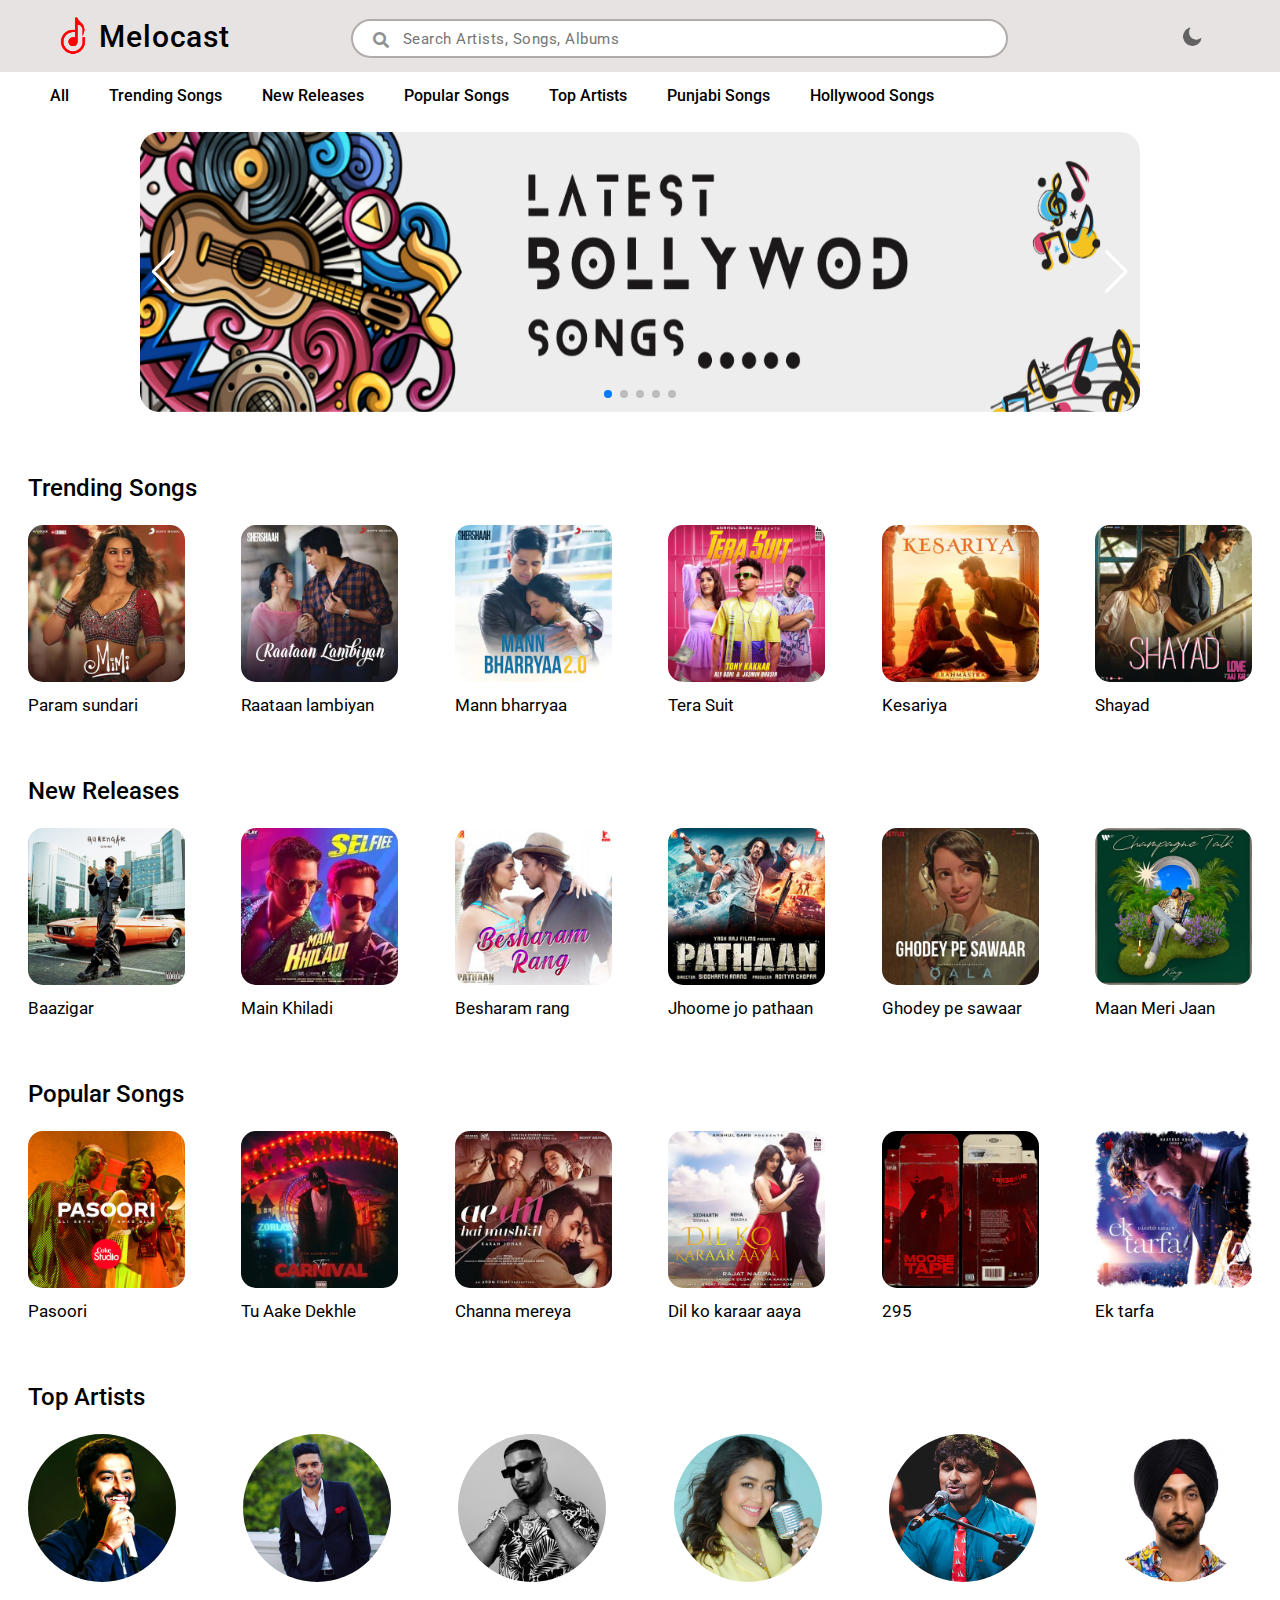
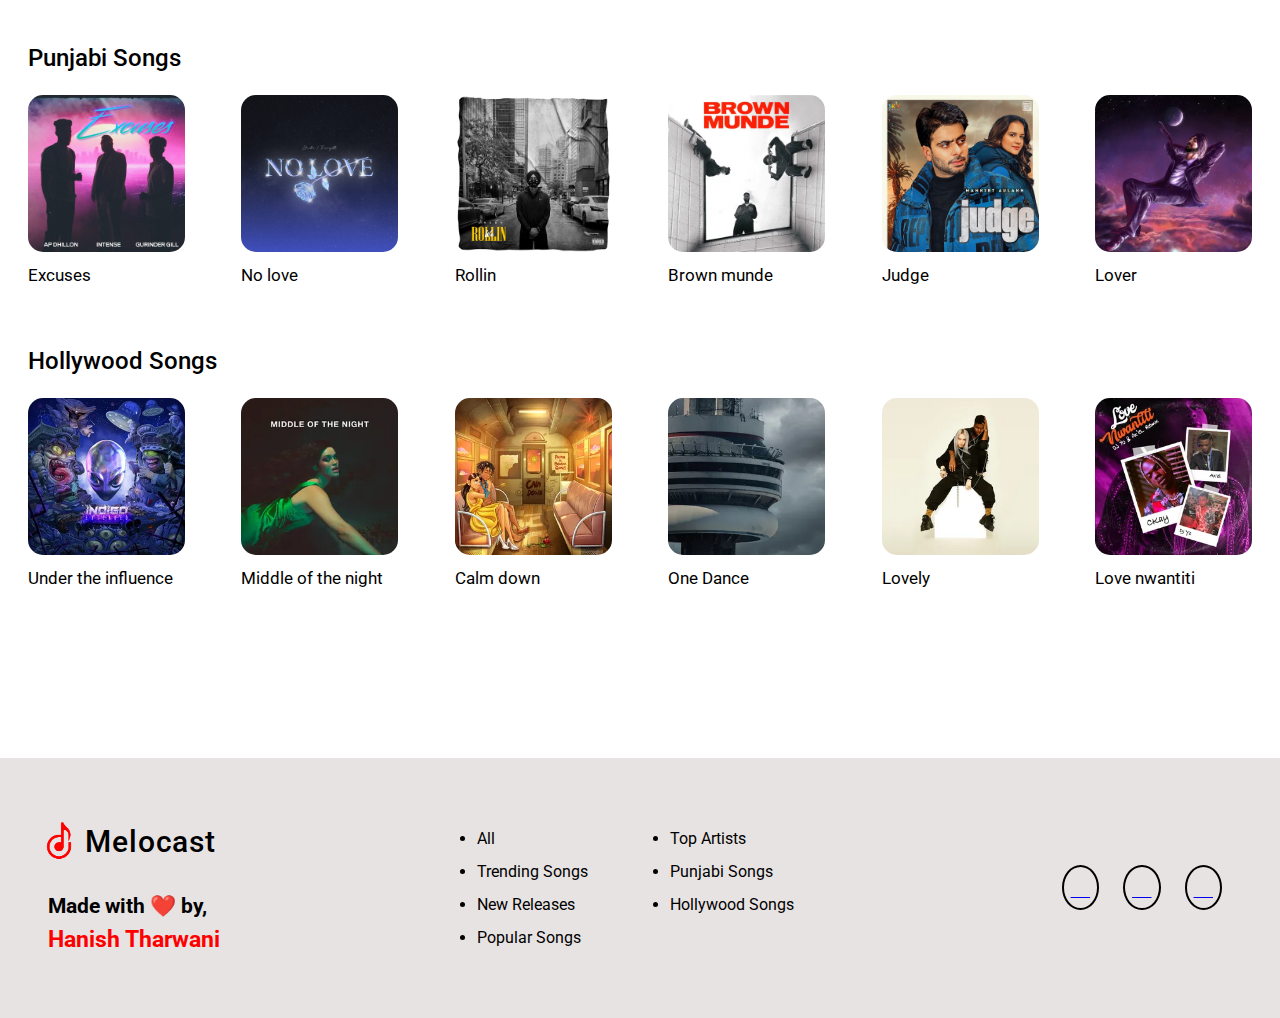
<file: index.html>
<!DOCTYPE html>
<html lang="en">

<head>
    <meta charset="UTF-8">
    <meta http-equiv="X-UA-Compatible" content="IE=edge">
    <meta name="viewport" content="width=device-width, initial-scale=1.0">
    <title>Melocast</title>
    <link rel="stylesheet" href="favicon.ico">
    <link rel="stylesheet" href="style.css">
    <link rel="stylesheet" href="https://cdnjs.cloudflare.com/ajax/libs/font-awesome/5.15.4/css/all.min.css"
        integrity="sha512-1ycn6IcaQQ40/MKBW2W4Rhis/DbILU74C1vSrLJxCq57o941Ym01SwNsOMqvEBFlcgUa6xLiPY/NS5R+E6ztJQ=="
        crossorigin="anonymous" referrerpolicy="no-referrer" />
    <link rel="stylesheet" href="https://cdnjs.cloudflare.com/ajax/libs/font-awesome/6.3.0/css/all.min.css"
        integrity="sha512-SzlrxWUlpfuzQ+pcUCosxcglQRNAq/DZjVsC0lE40xsADsfeQoEypE+enwcOiGjk/bSuGGKHEyjSoQ1zVisanQ=="
        crossorigin="anonymous" referrerpolicy="no-referrer" />
    <link rel="stylesheet" href="https://cdn.jsdelivr.net/npm/swiper@8/swiper-bundle.min.css" />


</head>

<body>
    <div class="header">
        <nav>
            <div class="logo">
                <img src="images/logo.png" class="pic">
                <span class="logo-name">Melocast</span>
            </div>
            <div class="search">
                <i id="icon" class="fa fa-search"></i><input type="text" id="search_song"
                    placeholder="Search Artists, Songs, Albums">
            </div>
            <div class="dark_light">
                <img src="images/moon.png" id="mode">
            </div>
        </nav>
    </div>

    <div class="container">
        <ul class="sbar">
            <li onclick="window.location.href = 'index.html';">All</li>
            <li onclick="window.location.href = 'trending.html';">Trending Songs</li>
            <li onclick="window.location.href = 'new.html';">New Releases</li>
            <li onclick="window.location.href = 'popular.html';">Popular Songs</li>
            <li onclick="window.location.href = 'top.html';">Top Artists</li>
            <li onclick="window.location.href = 'punjabi.html';">Punjabi Songs</li>
            <li onclick="window.location.href = 'hollywood.html';">Hollywood Songs</li>
        </ul>
    </div>


    <div class="swiper">

        <div class="swiper-wrapper">

            <div class="swiper-slide"><img src="images/IMG2.png"></div>
            <div class="swiper-slide"><img src="images/IMG3.png"></div>
            <div class="swiper-slide"><img src="images/IMG4.png"></div>
            <div class="swiper-slide"><img src="images/IMG5.png"></div>
            <div class="swiper-slide"><img src="images/IMG1.png"></div>

        </div>

        <div class="swiper-pagination"></div>

        <div class="swiper-button-prev"></div>
        <div class="swiper-button-next"></div>
    </div>

    <div class="trending">
        <h1 class="trend">Trending Songs</h1>
        <div class="tren_song">
            <div class="box">
                <img src="images/1.webp" id="song-pic1" class="song-pic">
                <p class="name">Param sundari</p>
            </div>
            <div class="box">
                <img src="images/2.webp" id="song-pic2" class="song-pic">
                <p class="name">Raataan lambiyan</p>
            </div>
            <div class="box">
                <img src="images/3.webp" id="song-pic3" class="song-pic">
                <p class="name">Mann bharryaa</p>
            </div>
            <div class="box">
                <img src="images/5.webp" id="song-pic4" class="song-pic">
                <p class="name">Tera Suit </p>
            </div>
            <div class="box">
                <img src="images/6.webp" id="song-pic5" class="song-pic">
                <p class="name">Kesariya</p>
            </div>
            <div class="box">
                <img src="images/7.webp" id="song-pic6" class="song-pic">
                <p class="name">Shayad</p>
            </div>
        </div>
    </div>

    <div class="trending">
        <h1 class="trend">New Releases</h1>
        <div class="tren_song">
            <div class="box">
                <img src="images/s2.jpg" id="song-pic7" class="song-pic">
                <p class="name">Baazigar</p>
            </div>
            <div class="box">
                <img src="images/s3.jpg" id="song-pic8" class="song-pic">
                <p class="name">Main Khiladi</p>
            </div>
            <div class="box">
                <img src="images/s4.jpg" id="song-pic9" class="song-pic">
                <p class="name">Besharam rang</p>
            </div>
            <div class="box">
                <img src="images/s5.jpg" id="song-pic10" class="song-pic">
                <p class="name">Jhoome jo pathaan </p>
            </div>
            <div class="box">
                <img src="images/s6.jpg" id="song-pic11" class="song-pic">
                <p class="name">Ghodey pe sawaar</p>
            </div>
            <div class="box">
                <img src="images/s1.jpg" id="song-pic12" class="song-pic">
                <p class="name">Maan Meri Jaan</p>
            </div>
        </div>
    </div>

    <div class="trending">
        <h1 class="trend">Popular Songs</h1>
        <div class="tren_song">
            <div class="box">
                <img src="images/10.jpg" id="song-pic13" class="song-pic">
                <p class="name">Pasoori</p>
            </div>
            <div class="box">
                <img src="images/11.webp" id="song-pic14" class="song-pic">
                <p class="name">Tu Aake Dekhle</p>
            </div>
            <div class="box">
                <img src="images/12.webp" id="song-pic15" class="song-pic">
                <p class="name">Channa mereya</p>
            </div>
            <div class="box">
                <img src="images/13.webp" id="song-pic16" class="song-pic">
                <p class="name">Dil ko karaar aaya </p>
            </div>
            <div class="box">
                <img src="images/14.webp" id="song-pic17" class="song-pic">
                <p class="name">295</p>
            </div>
            <div class="box">
                <img src="images/15.webp" id="song-pic18" class="song-pic">
                <p class="name">Ek tarfa</p>
            </div>
        </div>
    </div>

    <div class="trending">
        <h1 class="trend">Top Artists</h1>
        <div class="box1">
            <img src="images/a8.webp" id="artist">
            <img src="images/a7.jpg" id="artist">
            <img src="images/a3.jpg" id="artist">
            <img src="images/a9.jpg" id="artist">
            <img src="images/a10.png" id="artist">
            <img src="images/a6.jpg" id="artist">
        </div>
    </div>

    <div class="trending">
        <h1 class="trend">Punjabi Songs</h1>
        <div class="tren_song">
            <div class="box">
                <img src="images/p1.jpg" id="song-pic19" class="song-pic">
                <p class="name">Excuses</p>
            </div>
            <div class="box">
                <img src="images/p2.jpg" id="song-pic20" class="song-pic">
                <p class="name">No love</p>
            </div>
            <div class="box">
                <img src="images/p3.jpg" id="song-pic21" class="song-pic">
                <p class="name">Rollin</p>
            </div>
            <div class="box">
                <img src="images/p4.webp" id="song-pic22" class="song-pic">
                <p class="name">Brown munde</p>
            </div>
            <div class="box">
                <img src="images/p5.jpg" id="song-pic23" class="song-pic">
                <p class="name">Judge</p>
            </div>
            <div class="box">
                <img src="images/p6.webp" id="song-pic24" class="song-pic">
                <p class="name">Lover</p>
            </div>
        </div>
    </div>

    <div class="trending">
        <h1 class="trend">Hollywood Songs</h1>
        <div class="tren_song">
            <div class="box">
                <img src="images/h1.webp" id="song-pic25" class="song-pic">
                <p class="name">Under the influence</p>
            </div>
            <div class="box">
                <img src="images/h2.webp" id="song-pic26" class="song-pic">
                <p class="name">Middle of the night</p>
            </div>
            <div class="box">
                <img src="images/h3.webp" id="song-pic27" class="song-pic">
                <p class="name">Calm down</p>
            </div>
            <div class="box">
                <img src="images/h4.webp" id="song-pic28" class="song-pic">
                <p class="name">One Dance</p>
            </div>
            <div class="box">
                <img src="images/h5.webp" id="song-pic29" class="song-pic">
                <p class="name">Lovely</p>
            </div>
            <div class="box">
                <img src="images/h6.webp" id="song-pic30" class="song-pic">
                <p class="name">Love nwantiti</p>
            </div>
        </div>
    </div>

    <div class="footer">
        <div class="foot">
            <div class="logo1">
                <img src="images/logo.png" class="pic">
                <span class="logo-name">Melocast</span>
            </div>
            <h1 class="made">Made with ❤️ by,</h1>
            <h1 class="made1">Hanish Tharwani</h1>
        </div>
        <div class="container1">
            <ul class="foot-bar">
                <li onclick="window.location.href = 'index.html';">All</li>
                <li onclick="window.location.href = 'trending.html';">Trending Songs</li>
                <li onclick="window.location.href = 'new.html';">New Releases</li>
                <li onclick="window.location.href = 'popular.html';">Popular Songs</li>
            </ul>
            <ul class="foot-bar">
                <li onclick="window.location.href = 'top.html';">Top Artists</li>
                <li onclick="window.location.href = 'punjabi.html';">Punjabi Songs</li>
                <li onclick="window.location.href = 'hollywood.html';">Hollywood Songs</li>
            </ul>
        </div>
        <div class="social">
            <a href="https://github.com/hanishtharwani123" class="link"><i class="fa-brands fa-github"
                    id="icons"></i></a>
            <a href="https://twitter.com/TharwaniHanish" class="link"><i class="fa-brands fa-twitter"
                    id="icons"></i></a>
            <a href="https://www.linkedin.com/in/hanish-tharwani/" class="link"><i class="fa-brands fa-linkedin-in"
                    id="icons"></i></i></a>
        </div>
    </div>


    <!-- <div class="play_bar">
        <div class="about_song">
            <i class="fa-solid fa-xmark" id="icon_can"></i>
            <img src="images/1.webp" id="small">
            <span class="title">Param Sundari</span>
        </div>
        <div class="play_btns">
            <i class="fa-solid fa-backward-step" id="btn_play1"></i>
            <i class="fa-solid fa-play" id="btn_play2"></i>
            <i class="fa-solid fa-forward-step" id="btn_play2"></i>
        </div>
        <span id="curr_start">0:00</span>
        <div class="timeline">
            <input type="range" id="seek" min="0" value="0" max="100">
            <div id="bar2"></div>
            <div class="dot"></div>
        </div>
        <span id="curr_start">0:00</span>

        <div class="bar">
            <i id="ico" class="fa-solid fa-volume"></i>
            <input type="range" id="vol" min="0" value="30" max="100">
            <div id="vol_bar"></div>
            <div class="dot" id="vol_dot"></div>
        </div>
    </div> -->
    <script src="script.js"></script>
    <script src="https://cdn.jsdelivr.net/npm/swiper@8/swiper-bundle.min.js"></script>
    <script>
        const swiper = new Swiper('.swiper', {
            autoplay: {
                delay: 2000,
                disableOnInteraction: false,
            },

            loop: true,

            pagination: {
                el: '.swiper-pagination',
                clickable: true,
            },

            navigation: {
                nextEl: '.swiper-button-next',
                prevEl: '.swiper-button-prev',
            },
        });

        let icon = document.getElementById("mode");
        icon.addEventListener('click', () => {
            let white = document.body.classList.toggle('white-theme');
            if (document.body.classList.contains('white-theme')) {
                icon.src = 'images/sun.png';
            } else {
                icon.src = 'images/moon.png';
            }
        })
    </script>
</body>

</html>
</file>
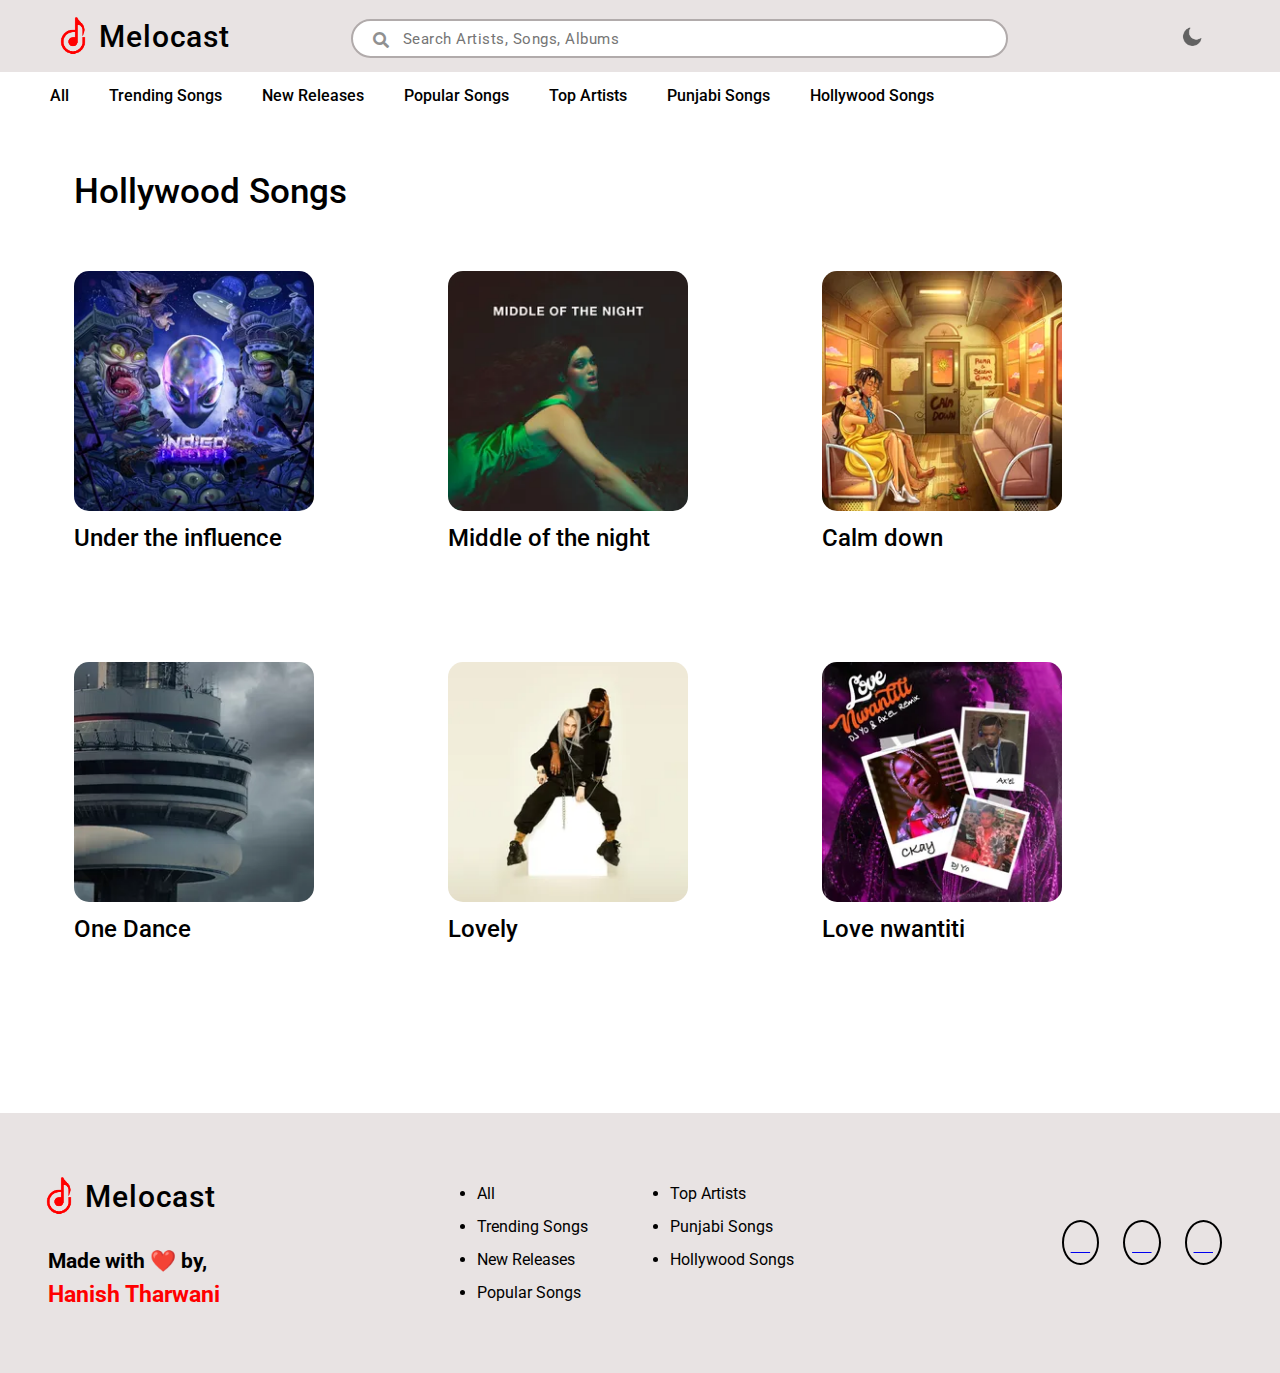
<file: hollywood.html>
<!DOCTYPE html>
<html lang="en">

<head>
    <meta charset="UTF-8">
    <meta http-equiv="X-UA-Compatible" content="IE=edge">
    <meta name="viewport" content="width=device-width, initial-scale=1.0">
    <title>Melocast</title>
    <link rel="stylesheet" href="favicon.ico">
    <link rel="stylesheet" href="style.css">
    <link rel="stylesheet" href="https://cdnjs.cloudflare.com/ajax/libs/font-awesome/5.15.4/css/all.min.css"
        integrity="sha512-1ycn6IcaQQ40/MKBW2W4Rhis/DbILU74C1vSrLJxCq57o941Ym01SwNsOMqvEBFlcgUa6xLiPY/NS5R+E6ztJQ=="
        crossorigin="anonymous" referrerpolicy="no-referrer" />
    <link rel="stylesheet" href="https://cdnjs.cloudflare.com/ajax/libs/font-awesome/6.3.0/css/all.min.css"
        integrity="sha512-SzlrxWUlpfuzQ+pcUCosxcglQRNAq/DZjVsC0lE40xsADsfeQoEypE+enwcOiGjk/bSuGGKHEyjSoQ1zVisanQ=="
        crossorigin="anonymous" referrerpolicy="no-referrer" />
    <link rel="stylesheet" href="https://cdn.jsdelivr.net/npm/swiper@8/swiper-bundle.min.css" />

</head>

<style>
    @import url('https://fonts.googleapis.com/css2?family=Poppins:wght@500&family=Roboto:wght@400;500&display=swap');

    * {
        margin: 0;
        padding: 0;
        box-sizing: border-box;
    }

    :root {
        --primary-color: #000000;
        --secondary-color: #e8e3e3;
        --tertiary-color: #fff;
        --fourth-color: #000000;
        --fifth-color: rgb(51, 50, 50);
        --sixth-color: #b1abab;
    }

    .white-theme {
        --primary-color: #fff;
        --secondary-color: #222121;
        --tertiary-color: #000000;
        --fourth-color: #f7f5f5;
        --fifth-color: rgb(230, 227, 227);
        --sixth-color: #333030;
    }

    body {
        width: 100%;
        background: var(--tertiary-color);
        padding-top: 71px;
    }

    .header {
        background: var(--secondary-color);
        height: 72px;
        width: 100%;
        position: fixed;
        z-index: 9999;
        top: 0;
        left: 0;
    }

    nav {
        padding: 19px 47px;
        display: flex;
        justify-content: space-between;
    }

    .logo {
        display: flex;
    }

    .logo-name {
        font-size: 30px;
        color: var(--primary-color);
        letter-spacing: 0.9px;
        font-family: 'Roboto', sans-serif;
        font-weight: 500;
    }

    .pic {
        height: 110px;
        margin: -29px;
    }

    .search {
        display: flex;
    }

    #search_song {
        width: 657px;
        padding: 0px 50px;
        background: var(--tertiary-color);
        border: 2px solid var(--sixth-color);
        outline: none;
        border-radius: 26px;
        color: var(--fifth-color);
        height: 39px;
        font-size: 15px;
        font-family: 'Roboto', sans-serif;
        letter-spacing: 0.5px;
    }

    #icon {
        color: #909090;
        margin-right: -38px;
        margin-top: 13px;
        z-index: 999;
    }

    .dark_light {
        padding: 6px 30px;
    }

    #mode {
        width: 23px;
        cursor: pointer;
    }

    .footer {
        height: 260px;
        width: 100%;
        background: var(--secondary-color);
        margin-top: 170px;
        padding: 0px 48px;
        display: flex;
        justify-content: space-between;
        align-items: center;
    }


    .logo1 {
        display: flex;
        margin-left: -15px;
    }

    .made {
        font-size: 21px;
        font-family: 'Roboto', sans-serif;
        color: var(--primary-color);
        margin-top: 18px;
    }

    .made1 {
        font-size: 23px;
        font-family: 'Roboto', sans-serif;
        color: red;
        margin-top: 8px;
    }

    .container1 {
        display: flex;
    }

    .container1 .foot-bar {
        color: var(--primary-color);
        font-family: 'Roboto', sans-serif;
        font-size: 16px;
        cursor: pointer;
        margin: 27px;
    }

    .container1 .foot-bar li {
        margin: 14px;
    }

    .link {
        width: 0;
    }

    #icons {
        font-size: 25px;
        color: var(--primary-color);
        padding: 7px;
        border-radius: 50%;
        background: transparent;
        border: 2px solid var(--primary-color);
        transition: transform 0.3s ease-in-out;
        margin: 10px;
    }

    .trending {
        padding: 0px 105px;
        margin-top: 60px;
    }


    .trend {
        font-size: 35px;
        color: var(--fourth-color);
        font-weight: 500;
        line-height: 32px;
        font-family: 'Roboto', sans-serif;
    }

    .tren_song {
        display: grid;
        margin-top: 63px;
        grid-gap: 110px 225px;
        grid-template-columns: auto auto auto;
        justify-content: flex-start;
    }

    .song-pic {
        width: 240px;
        height: 240px;
        border-radius: 15px;
        cursor: pointer;
        transition: transform 0.4s ease-in-out;
    }

    .song-pic:hover {
        transform: scale(1.06);
    }

    .name {
        font-size: 24px;
        font-weight: 500;
        font-family: 'Roboto', sans-serif;
        color: var(--fourth-color);
    }

    @media screen and (max-width:1289px) {
        .tren_song {
            display: grid;
            margin-top: 63px;
            grid-gap: 110px 134px;
            grid-template-columns: auto auto auto;
            justify-content: flex-start;
        }

        .trending {
            padding: 0px 74px;
            margin-top: 60px;
        }

    }

    @media screen and (max-width:1082px) {
        .tren_song {
            grid-gap: 110px 85px;
        }

        .trending {
            padding: 0px 47px;
            margin-top: 60px;
        }

        nav {
            padding: 19px 10px;
        }

        #search_song {
            width: 330px;
            font-size: 10px;
            height: 33px;
        }


    }

    @media screen and (max-width:970px) {
        .tren_song {
            grid-gap: 110px 81px;
        }

        .trending {
            padding: 0px 47px;
            margin-top: 60px;
        }

        nav {
            padding: 19px 10px;
        }

        #search_song {
            width: 330px;
            font-size: 10px;
            height: 33px;
        }


        .song-pic {
            width: 205px;
            height: 205px;
            border-radius: 15px;
            cursor: pointer;
            transition: transform 0.4s ease-in-out;
        }

        .footer {
            padding: 0px 18px;
        }

        .made {
            font-size: 13px;
        }

        .made1 {
            font-size: 15px;
        }

        .container1 .foot-bar {
            font-size: 12px;
        }

        .container1 .foot-bar li {
            margin: 4px;
        }

        #icons {
            font-size: 12px;
        }

        #icon {
            font-size: 12px;
            margin-top: 9.5px;
        }


    }

    @media screen and (max-width:839px) {
        .tren_song {
            grid-gap: 110px 70px;
        }

        .trending {
            padding: 0px 47px;
            margin-top: 60px;
        }

        nav {
            padding: 19px 10px;
        }

        #search_song {
            width: 330px;
            font-size: 10px;
            height: 33px;
        }


        .song-pic {
            width: 173px;
            height: 173px;
            border-radius: 15px;
            cursor: pointer;
            transition: transform 0.4s ease-in-out;
        }

        .footer {
            padding: 0px 18px;
        }

        .made {
            font-size: 13px;
        }

        .made1 {
            font-size: 15px;
        }

        .container1 .foot-bar {
            font-size: 12px;
        }

        .container1 .foot-bar li {
            margin: 4px;
        }

        #icons {
            font-size: 12px;
        }

        #icon {
            font-size: 12px;
            margin-top: 9.5px;
        }

        .name {
            font-size: 16px;
        }

        .trend {
            font-size: 27px;
        }
    }

    @media screen and (max-width:720px) {
        .tren_song {
            grid-gap: 110px 70px;
        }

        .trending {
            padding: 0px 47px;
            margin-top: 60px;
        }

        nav {
            padding: 19px 10px;
        }

        #search_song {
            width: 330px;
            font-size: 10px;
            height: 33px;
        }


        .song-pic {
            width: 153px;
            height: 153px;
            border-radius: 15px;
            cursor: pointer;
            transition: transform 0.4s ease-in-out;
        }


        .name {
            font-size: 16px;
        }

        .trend {
            font-size: 27px;
        }

        .footer {
            padding: 0px 18px;
        }

        .made {
            font-size: 13px;
        }

        .made1 {
            font-size: 15px;
        }

        .container1 .foot-bar {
            font-size: 12px;
        }

        .container1 .foot-bar li {
            margin: 4px;
        }

        #icons {
            font-size: 12px;
        }

        #icon {
            font-size: 12px;
            margin-top: 9.5px;
        }

        .header {
            height: 65px;
        }

        .logo-name {
            font-size: 20px;
        }

        .pic {
            height: 74px;
            margin: -18px;
        }

        #small {
            width: 42px;
            height: 42px;
            margin-left: 22px;
        }
    }

    @media screen and (max-width:658px) {
        .tren_song {
            grid-gap: 110px 55px;
        }

        .trending {
            padding: 0px 36px;
            margin-top: 60px;
        }

        nav {
            padding: 19px 10px;
        }

        #search_song {
            width: 270px;
            font-size: 10px;
            height: 33px;
        }


        .song-pic {
            width: 140px;
            height: 140px;
            border-radius: 15px;
            cursor: pointer;
            transition: transform 0.4s ease-in-out;
        }


        .name {
            font-size: 16px;
        }

        .trend {
            font-size: 27px;
        }

        .footer {
            padding: 0px 18px;
        }

        .made {
            font-size: 13px;
        }

        .made1 {
            font-size: 15px;
        }

        .container1 .foot-bar {
            font-size: 12px;
        }

        .container1 .foot-bar li {
            margin: 1px -11px;
        }

        #icons {
            font-size: 12px;
            margin: 4px;
        }

        #icon {
            font-size: 12px;
            margin-top: 9.5px;
        }

        .header {
            height: 65px;
        }

        .logo-name {
            font-size: 20px;
        }

        .pic {
            height: 74px;
            margin: -18px;
        }

        #small {
            width: 42px;
            height: 42px;
            margin-left: 22px;
        }
    }

    @media screen and (max-width:578px) {
        .tren_song {
            grid-gap: 110px 42px;
        }

        .trending {
            padding: 0px 32px;
            margin-top: 60px;
        }

        nav {
            padding: 19px 10px;
        }

        #search_song {
            width: 141px;
            font-size: 9px;
            height: 33px;
        }



        .song-pic {
            width: 120px;
            height: 120px;
            border-radius: 15px;
            cursor: pointer;
            transition: transform 0.4s ease-in-out;
        }


        .name {
            font-size: 16px;
        }

        .trend {
            font-size: 27px;
        }

        .footer {
            padding: 0px 18px;
        }

        .made {
            font-size: 13px;
        }

        .made1 {
            font-size: 15px;
        }

        .container1 .foot-bar {
            font-size: 12px;
        }

        .container1 .foot-bar li {
            margin: 1px -11px;
        }

        #icons {
            font-size: 12px;
            margin: 4px;
        }

        #icon {
            font-size: 12px;
            margin-top: 9.5px;
        }

        .header {
            height: 65px;
        }

        .logo-name {
            font-size: 20px;
        }

        .pic {
            height: 74px;
            margin: -18px;
        }

        #small {
            width: 42px;
            height: 42px;
            margin-left: 22px;
        }
    }

    @media screen and (max-width:490px) {
        .tren_song {
            grid-gap: 110px 81px;
            grid-template-columns: auto auto;
        }

        .trending {
            padding: 0px 32px;
            margin-top: 60px;
        }

        nav {
            padding: 19px 10px;
        }

        #search_song {
            width: 141px;
            font-size: 9px;
            height: 33px;
        }



        .song-pic {
            width: 130px;
            height: 130px;
            border-radius: 15px;
            cursor: pointer;
            transition: transform 0.4s ease-in-out;
        }


        .name {
            font-size: 16px;
        }

        .trend {
            font-size: 23px;
        }

        .footer {
            padding: 0px 18px;
        }

        .made {
            font-size: 13px;
        }

        .made1 {
            font-size: 15px;
        }

        .container1 .foot-bar {
            font-size: 12px;
        }

        .container1 .foot-bar li {
            margin: 1px -11px;
        }

        #icons {
            font-size: 12px;
            margin: 4px;
        }

        #icon {
            font-size: 12px;
            margin-top: 9.5px;
        }

        .header {
            height: 65px;
        }

        .logo-name {
            font-size: 20px;
        }

        .pic {
            height: 74px;
            margin: -18px;
        }

        #small {
            width: 42px;
            height: 42px;
            margin-left: 22px;
        }
    }

    @media screen and (max-width:383px) {
        .tren_song {
            grid-gap: 110px 62px;
            grid-template-columns: auto auto;
        }

        .trending {
            padding: 0px 28px;
            margin-top: 60px;
        }

        nav {
            padding: 19px 10px;
        }

        #search_song {
            width: 141px;
            font-size: 9px;
            height: 33px;
        }



        .song-pic {
            width: 120px;
            height: 120px;
            border-radius: 15px;
            cursor: pointer;
            transition: transform 0.4s ease-in-out;
        }


        .name {
            font-size: 13px;
        }

        .trend {
            font-size: 19px;
        }

        .footer {
            padding: 0px 18px;
        }

        .made {
            font-size: 13px;
        }

        .made1 {
            font-size: 15px;
        }

        .container1 .foot-bar {
            font-size: 12px;
        }

        .container1 .foot-bar li {
            margin: 1px -11px;
        }

        #icons {
            font-size: 12px;
            margin: 4px;
        }

        #icon {
            font-size: 12px;
            margin-top: 9.5px;
        }

        .header {
            height: 65px;
        }

        .logo-name {
            font-size: 20px;
        }

        .pic {
            height: 74px;
            margin: -18px;
        }

        #small {
            width: 42px;
            height: 42px;
            margin-left: 22px;
        }

        #btn_play2 {
            font-size: 17px;
            margin: 6px;
        }

        #btn_play1 {
            font-size: 17px;
        }

        #btn_play3 {
            font-size: 17px;
        }

        .play_btns {
            margin: -35px;
        }

    }

    @media screen and (max-width:323px) {
        .tren_song {
            grid-gap: 110px 22px;
            grid-template-columns: auto auto;
        }

        .trending {
            padding: 0px 12px;
            margin-top: 60px;
        }

        nav {
            padding: 19px 10px;
        }

        #search_song {
            width: 141px;
            font-size: 9px;
            height: 33px;
        }



        .song-pic {
            width: 117px;
            height: 117px;
            border-radius: 15px;
            cursor: pointer;
            transition: transform 0.4s ease-in-out;
        }


        .name {
            font-size: 13px;
        }

        .trend {
            font-size: 19px;
        }

        .footer {
            padding: 0px 18px;
        }

        .made {
            font-size: 13px;
        }

        .made1 {
            font-size: 15px;
        }

        .container1 .foot-bar {
            font-size: 12px;
        }

        .container1 .foot-bar li {
            margin: 1px -11px;
        }

        #icons {
            font-size: 12px;
            margin: 4px;
        }

        #icon {
            font-size: 12px;
            margin-top: 9.5px;
        }

        .header {
            height: 65px;
        }

        .logo-name {
            font-size: 20px;
        }

        .pic {
            height: 74px;
            margin: -18px;
        }

        #small {
            width: 42px;
            height: 42px;
            margin-left: 22px;
        }

        .play_btns {
            margin: -34px;
        }
    }
</style>

<body>
    <div class="header">
        <nav>
            <div class="logo">
                <img src="images/logo.png" class="pic">
                <span class="logo-name">Melocast</span>
            </div>
            <div class="search">
                <i id="icon" class="fa fa-search"></i><input type="text" id="search_song"
                    placeholder="Search Artists, Songs, Albums">
            </div>
            <div class="dark_light">
                <img src="images/moon.png" id="mode">
            </div>
        </nav>
    </div>

    <div class="container">
        <ul class="sbar">
            <li onclick="window.location.href = 'index.html';">All</li>
            <li onclick="window.location.href = 'trending.html';">Trending Songs</li>
            <li onclick="window.location.href = 'new.html';">New Releases</li>
            <li onclick="window.location.href = 'popular.html';">Popular Songs</li>
            <li onclick="window.location.href = 'top.html';">Top Artists</li>
            <li onclick="window.location.href = 'punjabi.html';">Punjabi Songs</li>
            <li onclick="window.location.href = 'hollywood.html';">Hollywood Songs</li>
        </ul>
    </div>

    <div class="trending">
        <h1 class="trend">Hollywood Songs</h1>
        <div class="tren_song">
            <div class="box">
                <img src="images/h1.webp" id="song-pic25" class="song-pic">
                <p class="name">Under the influence</p>
            </div>
            <div class="box">
                <img src="images/h2.webp" id="song-pic26" class="song-pic">
                <p class="name">Middle of the night</p>
            </div>
            <div class="box">
                <img src="images/h3.webp" id="song-pic27" class="song-pic">
                <p class="name">Calm down</p>
            </div>
            <div class="box">
                <img src="images/h4.webp" id="song-pic28" class="song-pic">
                <p class="name">One Dance</p>
            </div>
            <div class="box">
                <img src="images/h5.webp" id="song-pic29" class="song-pic">
                <p class="name">Lovely</p>
            </div>
            <div class="box">
                <img src="images/h6.webp" id="song-pic30" class="song-pic">
                <p class="name">Love nwantiti</p>
            </div>
        </div>
    </div>

    <div class="footer">
        <div class="foot">
            <div class="logo1">
                <img src="images/logo.png" class="pic">
                <span class="logo-name">Melocast</span>
            </div>
            <h1 class="made">Made with ❤️ by,</h1>
            <h1 class="made1">Hanish Tharwani</h1>
        </div>
        <div class="container1">
            <ul class="foot-bar">
                <li onclick="window.location.href = 'index.html';">All</li>
                <li onclick="window.location.href = 'trending.html';">Trending Songs</li>
                <li onclick="window.location.href = 'new.html';">New Releases</li>
                <li onclick="window.location.href = 'popular.html';">Popular Songs</li>
            </ul>
            <ul class="foot-bar">
                <li onclick="window.location.href = 'top.html';">Top Artists</li>
                <li onclick="window.location.href = 'punjabi.html';">Punjabi Songs</li>
                <li onclick="window.location.href = 'hollywood.html';">Hollywood Songs</li>
            </ul>
        </div>
        <div class="social">
            <a href="https://github.com/hanishtharwani123" class="link"><i class="fa-brands fa-github"
                    id="icons"></i></a>
            <a href="https://twitter.com/TharwaniHanish" class="link"><i class="fa-brands fa-twitter"
                    id="icons"></i></a>
            <a href="https://www.linkedin.com/in/hanish-tharwani/" class="link"><i class="fa-brands fa-linkedin-in"
                    id="icons"></i></i></a>
        </div>
    </div>
    <script src="script4.js"></script>
    <script>
        let icon = document.getElementById("mode");
        icon.addEventListener('click', () => {
            let white = document.body.classList.toggle('white-theme');
            if (document.body.classList.contains('white-theme')) {
                icon.src = 'images/sun.png';
            } else {
                icon.src = 'images/moon.png';
            }
        })
    </script>
</body>
</file>
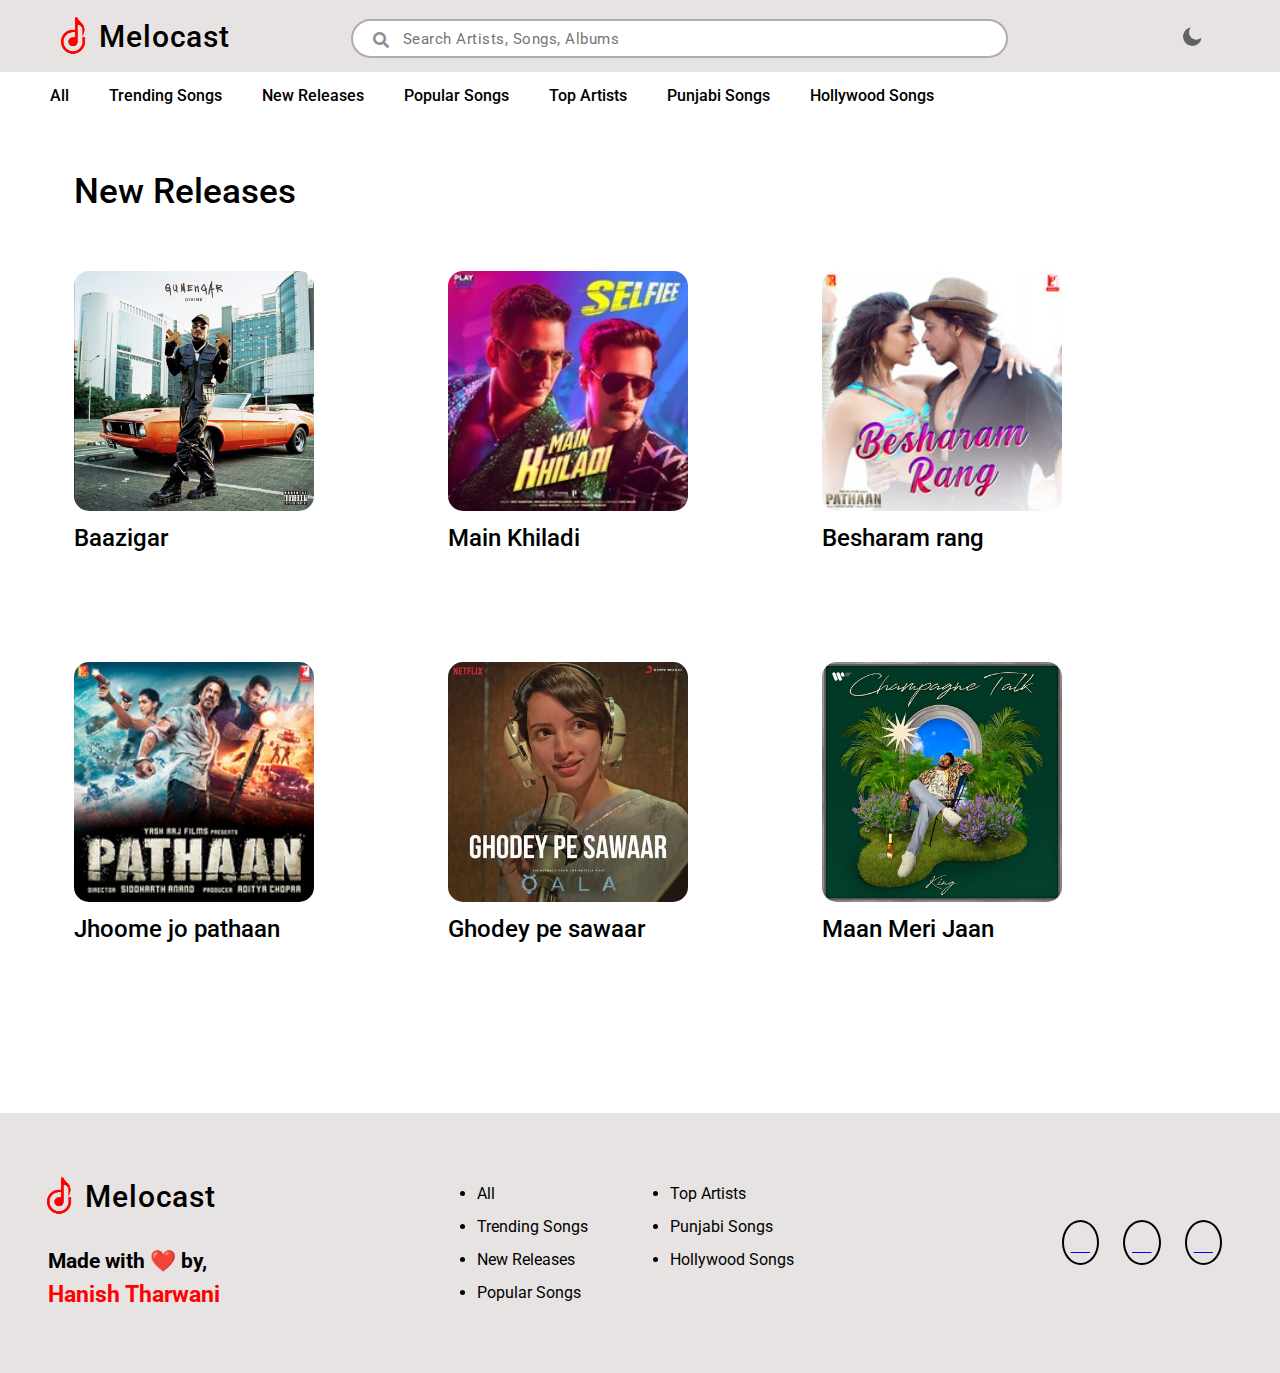
<file: new.html>
<!DOCTYPE html>
<html lang="en">

<head>
    <meta charset="UTF-8">
    <meta http-equiv="X-UA-Compatible" content="IE=edge">
    <meta name="viewport" content="width=device-width, initial-scale=1.0">
    <title>Melocast</title>
    <link rel="stylesheet" href="favicon.ico">
    <link rel="stylesheet" href="style.css">
    <link rel="stylesheet" href="https://cdnjs.cloudflare.com/ajax/libs/font-awesome/5.15.4/css/all.min.css"
        integrity="sha512-1ycn6IcaQQ40/MKBW2W4Rhis/DbILU74C1vSrLJxCq57o941Ym01SwNsOMqvEBFlcgUa6xLiPY/NS5R+E6ztJQ=="
        crossorigin="anonymous" referrerpolicy="no-referrer" />
    <link rel="stylesheet" href="https://cdnjs.cloudflare.com/ajax/libs/font-awesome/6.3.0/css/all.min.css"
        integrity="sha512-SzlrxWUlpfuzQ+pcUCosxcglQRNAq/DZjVsC0lE40xsADsfeQoEypE+enwcOiGjk/bSuGGKHEyjSoQ1zVisanQ=="
        crossorigin="anonymous" referrerpolicy="no-referrer" />
    <link rel="stylesheet" href="https://cdn.jsdelivr.net/npm/swiper@8/swiper-bundle.min.css" />

</head>

<style>
    @import url('https://fonts.googleapis.com/css2?family=Poppins:wght@500&family=Roboto:wght@400;500&display=swap');

    * {
        margin: 0;
        padding: 0;
        box-sizing: border-box;
    }

    :root {
        --primary-color: #000000;
        --secondary-color: #e8e3e3;
        --tertiary-color: #fff;
        --fourth-color: #000000;
        --fifth-color: rgb(51, 50, 50);
        --sixth-color: #b1abab;
    }

    .white-theme {
        --primary-color: #fff;
        --secondary-color: #222121;
        --tertiary-color: #000000;
        --fourth-color: #f7f5f5;
        --fifth-color: rgb(230, 227, 227);
        --sixth-color: #333030;
    }

    body {
        width: 100%;
        background: var(--tertiary-color);
        padding-top: 71px;
    }

    .header {
        background: var(--secondary-color);
        height: 72px;
        width: 100%;
        position: fixed;
        z-index: 9999;
        top: 0;
        left: 0;
    }

    nav {
        padding: 19px 47px;
        display: flex;
        justify-content: space-between;
    }

    .logo {
        display: flex;
    }

    .logo-name {
        font-size: 30px;
        color: var(--primary-color);
        letter-spacing: 0.9px;
        font-family: 'Roboto', sans-serif;
        font-weight: 500;
    }

    .pic {
        height: 110px;
        margin: -29px;
    }

    .search {
        display: flex;
    }

    #search_song {
        width: 657px;
        padding: 0px 50px;
        background: var(--tertiary-color);
        border: 2px solid var(--sixth-color);
        outline: none;
        border-radius: 26px;
        color: var(--fifth-color);
        height: 39px;
        font-size: 15px;
        font-family: 'Roboto', sans-serif;
        letter-spacing: 0.5px;
    }

    #icon {
        color: #909090;
        margin-right: -38px;
        margin-top: 13px;
        z-index: 999;
    }

    .dark_light {
        padding: 6px 30px;
    }

    #mode {
        width: 23px;
        cursor: pointer;
    }

    .footer {
        height: 260px;
        width: 100%;
        background: var(--secondary-color);
        margin-top: 170px;
        padding: 0px 48px;
        display: flex;
        justify-content: space-between;
        align-items: center;
    }


    .logo1 {
        display: flex;
        margin-left: -15px;
    }

    .made {
        font-size: 21px;
        font-family: 'Roboto', sans-serif;
        color: var(--primary-color);
        margin-top: 18px;
    }

    .made1 {
        font-size: 23px;
        font-family: 'Roboto', sans-serif;
        color: red;
        margin-top: 8px;
    }

    .container1 {
        display: flex;
    }

    .container1 .foot-bar {
        color: var(--primary-color);
        font-family: 'Roboto', sans-serif;
        font-size: 16px;
        cursor: pointer;
        margin: 27px;
    }

    .container1 .foot-bar li {
        margin: 14px;
    }

    .link {
        width: 0;
    }

    #icons {
        font-size: 25px;
        color: var(--primary-color);
        padding: 7px;
        border-radius: 50%;
        background: transparent;
        border: 2px solid var(--primary-color);
        transition: transform 0.3s ease-in-out;
        margin: 10px;
    }

    .trending {
        padding: 0px 105px;
        margin-top: 60px;
    }


    .trend {
        font-size: 35px;
        color: var(--fourth-color);
        font-weight: 500;
        line-height: 32px;
        font-family: 'Roboto', sans-serif;
    }

    .tren_song {
        display: grid;
        margin-top: 63px;
        grid-gap: 110px 225px;
        grid-template-columns: auto auto auto;
        justify-content: flex-start;
    }

    .song-pic {
        width: 240px;
        height: 240px;
        border-radius: 15px;
        cursor: pointer;
        transition: transform 0.4s ease-in-out;
    }

    .song-pic:hover {
        transform: scale(1.06);
    }

    .name {
        font-size: 24px;
        font-weight: 500;
        font-family: 'Roboto', sans-serif;
        color: var(--fourth-color);
    }

    @media screen and (max-width:1289px) {
        .tren_song {
            display: grid;
            margin-top: 63px;
            grid-gap: 110px 134px;
            grid-template-columns: auto auto auto;
            justify-content: flex-start;
        }

        .trending {
            padding: 0px 74px;
            margin-top: 60px;
        }

    }

    @media screen and (max-width:1082px) {
        .tren_song {
            grid-gap: 110px 85px;
        }

        .trending {
            padding: 0px 47px;
            margin-top: 60px;
        }

        nav {
            padding: 19px 10px;
        }

        #search_song {
            width: 330px;
            font-size: 10px;
            height: 33px;
        }


    }

    @media screen and (max-width:970px) {
        .tren_song {
            grid-gap: 110px 81px;
        }

        .trending {
            padding: 0px 47px;
            margin-top: 60px;
        }

        nav {
            padding: 19px 10px;
        }

        #search_song {
            width: 330px;
            font-size: 10px;
            height: 33px;
        }


        .song-pic {
            width: 205px;
            height: 205px;
            border-radius: 15px;
            cursor: pointer;
            transition: transform 0.4s ease-in-out;
        }

        .footer {
            padding: 0px 18px;
        }

        .made {
            font-size: 13px;
        }

        .made1 {
            font-size: 15px;
        }

        .container1 .foot-bar {
            font-size: 12px;
        }

        .container1 .foot-bar li {
            margin: 4px;
        }

        #icons {
            font-size: 12px;
        }

        #icon {
            font-size: 12px;
            margin-top: 9.5px;
        }


    }

    @media screen and (max-width:839px) {
        .tren_song {
            grid-gap: 110px 70px;
        }

        .trending {
            padding: 0px 47px;
            margin-top: 60px;
        }

        nav {
            padding: 19px 10px;
        }

        #search_song {
            width: 330px;
            font-size: 10px;
            height: 33px;
        }


        .song-pic {
            width: 173px;
            height: 173px;
            border-radius: 15px;
            cursor: pointer;
            transition: transform 0.4s ease-in-out;
        }

        .footer {
            padding: 0px 18px;
        }

        .made {
            font-size: 13px;
        }

        .made1 {
            font-size: 15px;
        }

        .container1 .foot-bar {
            font-size: 12px;
        }

        .container1 .foot-bar li {
            margin: 4px;
        }

        #icons {
            font-size: 12px;
        }

        #icon {
            font-size: 12px;
            margin-top: 9.5px;
        }

        .name {
            font-size: 16px;
        }

        .trend {
            font-size: 27px;
        }
    }

    @media screen and (max-width:720px) {
        .tren_song {
            grid-gap: 110px 70px;
        }

        .trending {
            padding: 0px 47px;
            margin-top: 60px;
        }

        nav {
            padding: 19px 10px;
        }

        #search_song {
            width: 330px;
            font-size: 10px;
            height: 33px;
        }


        .song-pic {
            width: 153px;
            height: 153px;
            border-radius: 15px;
            cursor: pointer;
            transition: transform 0.4s ease-in-out;
        }


        .name {
            font-size: 16px;
        }

        .trend {
            font-size: 27px;
        }

        .footer {
            padding: 0px 18px;
        }

        .made {
            font-size: 13px;
        }

        .made1 {
            font-size: 15px;
        }

        .container1 .foot-bar {
            font-size: 12px;
        }

        .container1 .foot-bar li {
            margin: 4px;
        }

        #icons {
            font-size: 12px;
        }

        #icon {
            font-size: 12px;
            margin-top: 9.5px;
        }

        .header {
            height: 65px;
        }

        .logo-name {
            font-size: 20px;
        }

        .pic {
            height: 74px;
            margin: -18px;
        }

        #small {
            width: 42px;
            height: 42px;
            margin-left: 22px;
        }
    }

    @media screen and (max-width:658px) {
        .tren_song {
            grid-gap: 110px 55px;
        }

        .trending {
            padding: 0px 36px;
            margin-top: 60px;
        }

        nav {
            padding: 19px 10px;
        }

        #search_song {
            width: 270px;
            font-size: 10px;
            height: 33px;
        }


        .song-pic {
            width: 140px;
            height: 140px;
            border-radius: 15px;
            cursor: pointer;
            transition: transform 0.4s ease-in-out;
        }


        .name {
            font-size: 16px;
        }

        .trend {
            font-size: 27px;
        }

        .footer {
            padding: 0px 18px;
        }

        .made {
            font-size: 13px;
        }

        .made1 {
            font-size: 15px;
        }

        .container1 .foot-bar {
            font-size: 12px;
        }

        .container1 .foot-bar li {
            margin: 1px -11px;
        }

        #icons {
            font-size: 12px;
            margin: 4px;
        }

        #icon {
            font-size: 12px;
            margin-top: 9.5px;
        }

        .header {
            height: 65px;
        }

        .logo-name {
            font-size: 20px;
        }

        .pic {
            height: 74px;
            margin: -18px;
        }

        #small {
            width: 42px;
            height: 42px;
            margin-left: 22px;
        }
    }

    @media screen and (max-width:578px) {
        .tren_song {
            grid-gap: 110px 42px;
        }

        .trending {
            padding: 0px 32px;
            margin-top: 60px;
        }

        nav {
            padding: 19px 10px;
        }

        #search_song {
            width: 141px;
            font-size: 9px;
            height: 33px;
        }



        .song-pic {
            width: 120px;
            height: 120px;
            border-radius: 15px;
            cursor: pointer;
            transition: transform 0.4s ease-in-out;
        }


        .name {
            font-size: 16px;
        }

        .trend {
            font-size: 27px;
        }

        .footer {
            padding: 0px 18px;
        }

        .made {
            font-size: 13px;
        }

        .made1 {
            font-size: 15px;
        }

        .container1 .foot-bar {
            font-size: 12px;
        }

        .container1 .foot-bar li {
            margin: 1px -11px;
        }

        #icons {
            font-size: 12px;
            margin: 4px;
        }

        #icon {
            font-size: 12px;
            margin-top: 9.5px;
        }

        .header {
            height: 65px;
        }

        .logo-name {
            font-size: 20px;
        }

        .pic {
            height: 74px;
            margin: -18px;
        }

        #small {
            width: 42px;
            height: 42px;
            margin-left: 22px;
        }
    }

    @media screen and (max-width:490px) {
        .tren_song {
            grid-gap: 110px 81px;
            grid-template-columns: auto auto;
        }

        .trending {
            padding: 0px 32px;
            margin-top: 60px;
        }

        nav {
            padding: 19px 10px;
        }

        #search_song {
            width: 141px;
            font-size: 9px;
            height: 33px;
        }



        .song-pic {
            width: 130px;
            height: 130px;
            border-radius: 15px;
            cursor: pointer;
            transition: transform 0.4s ease-in-out;
        }


        .name {
            font-size: 16px;
        }

        .trend {
            font-size: 23px;
        }

        .footer {
            padding: 0px 18px;
        }

        .made {
            font-size: 13px;
        }

        .made1 {
            font-size: 15px;
        }

        .container1 .foot-bar {
            font-size: 12px;
        }

        .container1 .foot-bar li {
            margin: 1px -11px;
        }

        #icons {
            font-size: 12px;
            margin: 4px;
        }

        #icon {
            font-size: 12px;
            margin-top: 9.5px;
        }

        .header {
            height: 65px;
        }

        .logo-name {
            font-size: 20px;
        }

        .pic {
            height: 74px;
            margin: -18px;
        }

        #small {
            width: 42px;
            height: 42px;
            margin-left: 22px;
        }
    }

    @media screen and (max-width:383px) {
        .tren_song {
            grid-gap: 110px 62px;
            grid-template-columns: auto auto;
        }

        .trending {
            padding: 0px 28px;
            margin-top: 60px;
        }

        nav {
            padding: 19px 10px;
        }

        #search_song {
            width: 141px;
            font-size: 9px;
            height: 33px;
        }



        .song-pic {
            width: 120px;
            height: 120px;
            border-radius: 15px;
            cursor: pointer;
            transition: transform 0.4s ease-in-out;
        }


        .name {
            font-size: 13px;
        }

        .trend {
            font-size: 19px;
        }

        .footer {
            padding: 0px 18px;
        }

        .made {
            font-size: 13px;
        }

        .made1 {
            font-size: 15px;
        }

        .container1 .foot-bar {
            font-size: 12px;
        }

        .container1 .foot-bar li {
            margin: 1px -11px;
        }

        #icons {
            font-size: 12px;
            margin: 4px;
        }

        #icon {
            font-size: 12px;
            margin-top: 9.5px;
        }

        .header {
            height: 65px;
        }

        .logo-name {
            font-size: 20px;
        }

        .pic {
            height: 74px;
            margin: -18px;
        }

        #small {
            width: 42px;
            height: 42px;
            margin-left: 22px;
        }

        #btn_play2 {
            font-size: 17px;
            margin: 6px;
        }

        #btn_play1 {
            font-size: 17px;
        }

        #btn_play3 {
            font-size: 17px;
        }

        .play_btns {
            margin: -35px;
        }

    }

    @media screen and (max-width:323px) {
        .tren_song {
            grid-gap: 110px 22px;
            grid-template-columns: auto auto;
        }

        .trending {
            padding: 0px 12px;
            margin-top: 60px;
        }

        nav {
            padding: 19px 10px;
        }

        #search_song {
            width: 141px;
            font-size: 9px;
            height: 33px;
        }



        .song-pic {
            width: 117px;
            height: 117px;
            border-radius: 15px;
            cursor: pointer;
            transition: transform 0.4s ease-in-out;
        }


        .name {
            font-size: 13px;
        }

        .trend {
            font-size: 19px;
        }

        .footer {
            padding: 0px 18px;
        }

        .made {
            font-size: 13px;
        }

        .made1 {
            font-size: 15px;
        }

        .container1 .foot-bar {
            font-size: 12px;
        }

        .container1 .foot-bar li {
            margin: 1px -11px;
        }

        #icons {
            font-size: 12px;
            margin: 4px;
        }

        #icon {
            font-size: 12px;
            margin-top: 9.5px;
        }

        .header {
            height: 65px;
        }

        .logo-name {
            font-size: 20px;
        }

        .pic {
            height: 74px;
            margin: -18px;
        }

        #small {
            width: 42px;
            height: 42px;
            margin-left: 22px;
        }

        .play_btns {
            margin: -34px;
        }
    }
</style>

<body>
    <div class="header">
        <nav>
            <div class="logo">
                <img src="images/logo.png" class="pic">
                <span class="logo-name">Melocast</span>
            </div>
            <div class="search">
                <i id="icon" class="fa fa-search"></i><input type="text" id="search_song"
                    placeholder="Search Artists, Songs, Albums">
            </div>
            <div class="dark_light">
                <img src="images/moon.png" id="mode">
            </div>
        </nav>
    </div>

    <div class="container">
        <ul class="sbar">
            <li onclick="window.location.href = 'index.html';">All</li>
            <li onclick="window.location.href = 'trending.html';">Trending Songs</li>
            <li onclick="window.location.href = 'new.html';">New Releases</li>
            <li onclick="window.location.href = 'popular.html';">Popular Songs</li>
            <li onclick="window.location.href = 'top.html';">Top Artists</li>
            <li onclick="window.location.href = 'punjabi.html';">Punjabi Songs</li>
            <li onclick="window.location.href = 'hollywood.html';">Hollywood Songs</li>
        </ul>
    </div>

    <div class="trending">
        <h1 class="trend">New Releases</h1>
        <div class="tren_song">
            <div class="box">
                <img src="images/s2.jpg" id="song-pic7" class="song-pic">
                <p class="name">Baazigar</p>
            </div>
            <div class="box">
                <img src="images/s3.jpg" id="song-pic8" class="song-pic">
                <p class="name">Main Khiladi</p>
            </div>
            <div class="box">
                <img src="images/s4.jpg" id="song-pic9" class="song-pic">
                <p class="name">Besharam rang</p>
            </div>
            <div class="box">
                <img src="images/s5.jpg" id="song-pic10" class="song-pic">
                <p class="name">Jhoome jo pathaan </p>
            </div>
            <div class="box">
                <img src="images/s6.jpg" id="song-pic11" class="song-pic">
                <p class="name">Ghodey pe sawaar</p>
            </div>
            <div class="box">
                <img src="images/s1.jpg" id="song-pic12" class="song-pic">
                <p class="name">Maan Meri Jaan</p>
            </div>
        </div>
    </div>


    <div class="footer">
        <div class="foot">
            <div class="logo1">
                <img src="images/logo.png" class="pic">
                <span class="logo-name">Melocast</span>
            </div>
            <h1 class="made">Made with ❤️ by,</h1>
            <h1 class="made1">Hanish Tharwani</h1>
        </div>
        <div class="container1">
            <ul class="foot-bar">
                <li onclick="window.location.href = 'index.html';">All</li>
                <li onclick="window.location.href = 'trending.html';">Trending Songs</li>
                <li onclick="window.location.href = 'new.html';">New Releases</li>
                <li onclick="window.location.href = 'popular.html';">Popular Songs</li>
            </ul>
            <ul class="foot-bar">
                <li onclick="window.location.href = 'top.html';">Top Artists</li>
                <li onclick="window.location.href = 'punjabi.html';">Punjabi Songs</li>
                <li onclick="window.location.href = 'hollywood.html';">Hollywood Songs</li>
            </ul>
        </div>
        <div class="social">
            <a href="https://github.com/hanishtharwani123" class="link"><i class="fa-brands fa-github"
                    id="icons"></i></a>
            <a href="https://twitter.com/TharwaniHanish" class="link"><i class="fa-brands fa-twitter"
                    id="icons"></i></a>
            <a href="https://www.linkedin.com/in/hanish-tharwani/" class="link"><i class="fa-brands fa-linkedin-in"
                    id="icons"></i></i></a>
        </div>
    </div>
    <script src="script1.js"></script>
    <script>
        let icon = document.getElementById("mode");
        icon.addEventListener('click', () => {
            let white = document.body.classList.toggle('white-theme');
            if (document.body.classList.contains('white-theme')) {
                icon.src = 'images/sun.png';
            } else {
                icon.src = 'images/moon.png';
            }
        })
    </script>
</body>
</file>
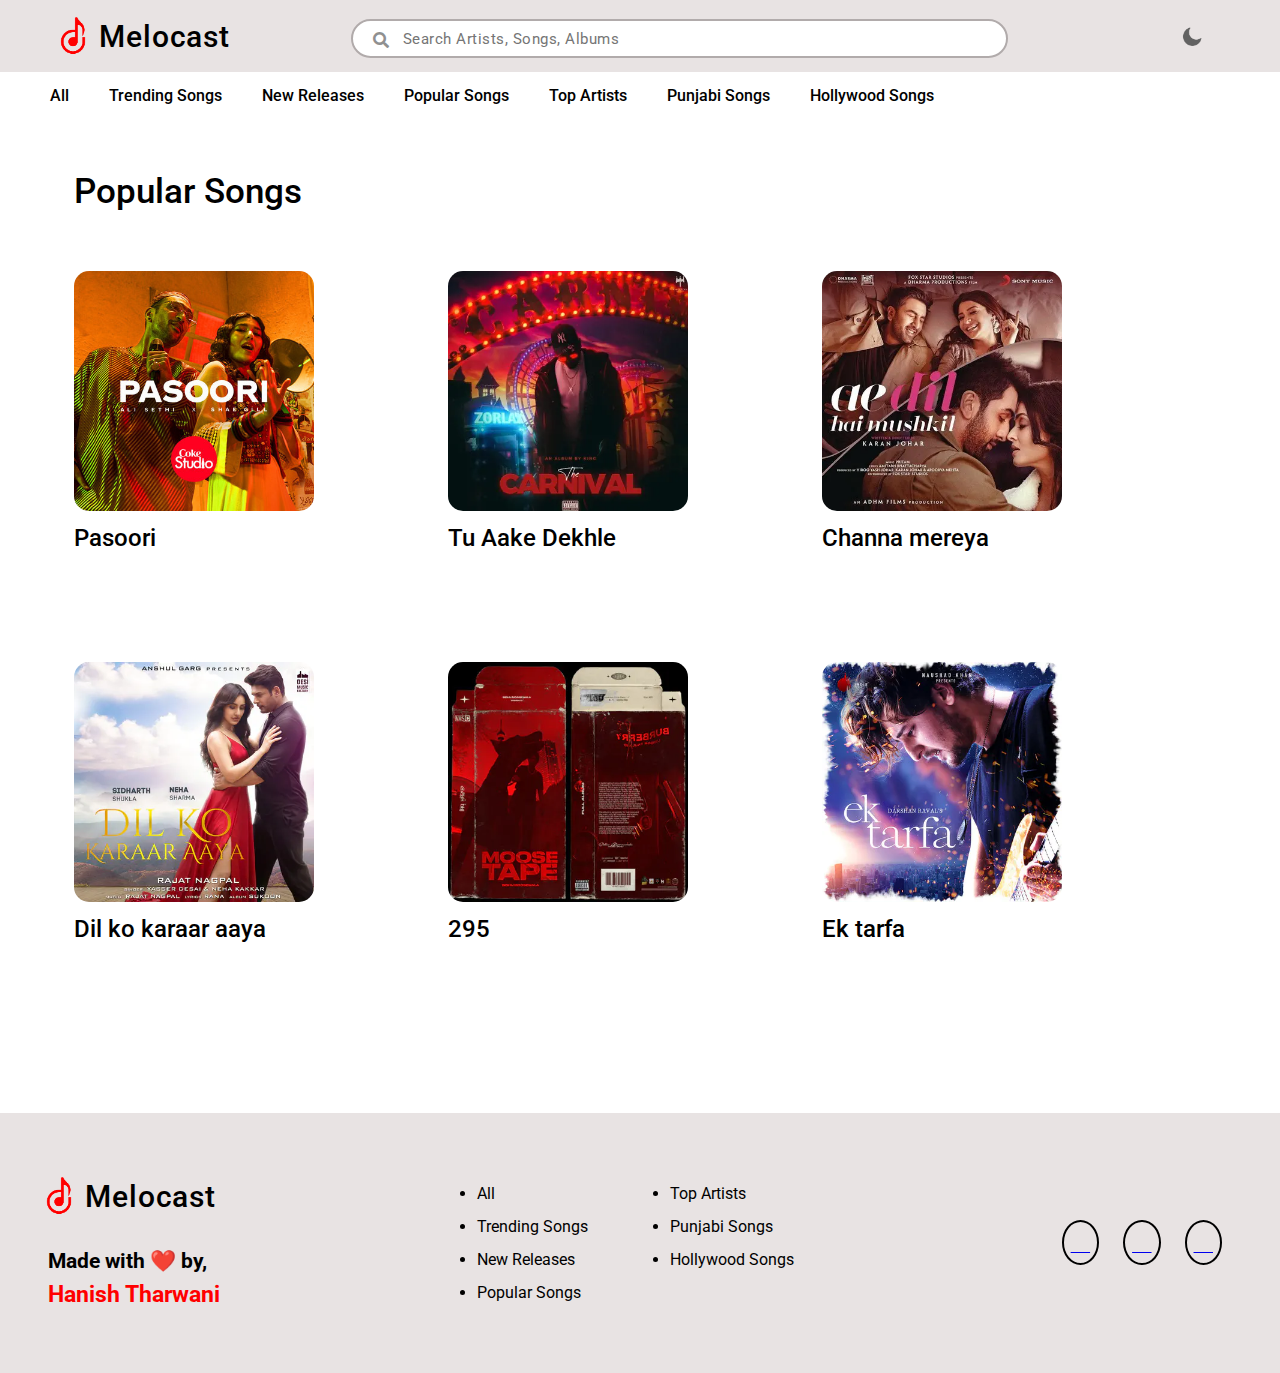
<file: popular.html>
<!DOCTYPE html>
<html lang="en">

<head>
    <meta charset="UTF-8">
    <meta http-equiv="X-UA-Compatible" content="IE=edge">
    <meta name="viewport" content="width=device-width, initial-scale=1.0">
    <title>Melocast</title>
    <link rel="stylesheet" href="favicon.ico">
    <link rel="stylesheet" href="style.css">
    <link rel="stylesheet" href="https://cdnjs.cloudflare.com/ajax/libs/font-awesome/5.15.4/css/all.min.css"
        integrity="sha512-1ycn6IcaQQ40/MKBW2W4Rhis/DbILU74C1vSrLJxCq57o941Ym01SwNsOMqvEBFlcgUa6xLiPY/NS5R+E6ztJQ=="
        crossorigin="anonymous" referrerpolicy="no-referrer" />
    <link rel="stylesheet" href="https://cdnjs.cloudflare.com/ajax/libs/font-awesome/6.3.0/css/all.min.css"
        integrity="sha512-SzlrxWUlpfuzQ+pcUCosxcglQRNAq/DZjVsC0lE40xsADsfeQoEypE+enwcOiGjk/bSuGGKHEyjSoQ1zVisanQ=="
        crossorigin="anonymous" referrerpolicy="no-referrer" />
    <link rel="stylesheet" href="https://cdn.jsdelivr.net/npm/swiper@8/swiper-bundle.min.css" />

</head>

<style>
    @import url('https://fonts.googleapis.com/css2?family=Poppins:wght@500&family=Roboto:wght@400;500&display=swap');

    * {
        margin: 0;
        padding: 0;
        box-sizing: border-box;
    }

    :root {
        --primary-color: #000000;
        --secondary-color: #e8e3e3;
        --tertiary-color: #fff;
        --fourth-color: #000000;
        --fifth-color: rgb(51, 50, 50);
        --sixth-color: #b1abab;
    }

    .white-theme {
        --primary-color: #fff;
        --secondary-color: #222121;
        --tertiary-color: #000000;
        --fourth-color: #f7f5f5;
        --fifth-color: rgb(230, 227, 227);
        --sixth-color: #333030;
    }

    body {
        width: 100%;
        background: var(--tertiary-color);
        padding-top: 71px;
    }

    .header {
        background: var(--secondary-color);
        height: 72px;
        width: 100%;
        position: fixed;
        z-index: 9999;
        top: 0;
        left: 0;
    }

    nav {
        padding: 19px 47px;
        display: flex;
        justify-content: space-between;
    }

    .logo {
        display: flex;
    }

    .logo-name {
        font-size: 30px;
        color: var(--primary-color);
        letter-spacing: 0.9px;
        font-family: 'Roboto', sans-serif;
        font-weight: 500;
    }

    .pic {
        height: 110px;
        margin: -29px;
    }

    .search {
        display: flex;
    }

    #search_song {
        width: 657px;
        padding: 0px 50px;
        background: var(--tertiary-color);
        border: 2px solid var(--sixth-color);
        outline: none;
        border-radius: 26px;
        color: var(--fifth-color);
        height: 39px;
        font-size: 15px;
        font-family: 'Roboto', sans-serif;
        letter-spacing: 0.5px;
    }

    #icon {
        color: #909090;
        margin-right: -38px;
        margin-top: 13px;
        z-index: 999;
    }

    .dark_light {
        padding: 6px 30px;
    }

    #mode {
        width: 23px;
        cursor: pointer;
    }

    .footer {
        height: 260px;
        width: 100%;
        background: var(--secondary-color);
        margin-top: 170px;
        padding: 0px 48px;
        display: flex;
        justify-content: space-between;
        align-items: center;
    }


    .logo1 {
        display: flex;
        margin-left: -15px;
    }

    .made {
        font-size: 21px;
        font-family: 'Roboto', sans-serif;
        color: var(--primary-color);
        margin-top: 18px;
    }

    .made1 {
        font-size: 23px;
        font-family: 'Roboto', sans-serif;
        color: red;
        margin-top: 8px;
    }

    .container1 {
        display: flex;
    }

    .container1 .foot-bar {
        color: var(--primary-color);
        font-family: 'Roboto', sans-serif;
        font-size: 16px;
        cursor: pointer;
        margin: 27px;
    }

    .container1 .foot-bar li {
        margin: 14px;
    }

    .link {
        width: 0;
    }

    #icons {
        font-size: 25px;
        color: var(--primary-color);
        padding: 7px;
        border-radius: 50%;
        background: transparent;
        border: 2px solid var(--primary-color);
        transition: transform 0.3s ease-in-out;
        margin: 10px;
    }

    .trending {
        padding: 0px 105px;
        margin-top: 60px;
    }


    .trend {
        font-size: 35px;
        color: var(--fourth-color);
        font-weight: 500;
        line-height: 32px;
        font-family: 'Roboto', sans-serif;
    }

    .tren_song {
        display: grid;
        margin-top: 63px;
        grid-gap: 110px 225px;
        grid-template-columns: auto auto auto;
        justify-content: flex-start;
    }

    .song-pic {
        width: 240px;
        height: 240px;
        border-radius: 15px;
        cursor: pointer;
        transition: transform 0.4s ease-in-out;
    }

    .song-pic:hover {
        transform: scale(1.06);
    }

    .name {
        font-size: 24px;
        font-weight: 500;
        font-family: 'Roboto', sans-serif;
        color: var(--fourth-color);
    }

    @media screen and (max-width:1289px) {
        .tren_song {
            display: grid;
            margin-top: 63px;
            grid-gap: 110px 134px;
            grid-template-columns: auto auto auto;
            justify-content: flex-start;
        }

        .trending {
            padding: 0px 74px;
            margin-top: 60px;
        }

    }

    @media screen and (max-width:1082px) {
        .tren_song {
            grid-gap: 110px 85px;
        }

        .trending {
            padding: 0px 47px;
            margin-top: 60px;
        }

        nav {
            padding: 19px 10px;
        }

        #search_song {
            width: 330px;
            font-size: 10px;
            height: 33px;
        }


    }

    @media screen and (max-width:970px) {
        .tren_song {
            grid-gap: 110px 81px;
        }

        .trending {
            padding: 0px 47px;
            margin-top: 60px;
        }

        nav {
            padding: 19px 10px;
        }

        #search_song {
            width: 330px;
            font-size: 10px;
            height: 33px;
        }


        .song-pic {
            width: 205px;
            height: 205px;
            border-radius: 15px;
            cursor: pointer;
            transition: transform 0.4s ease-in-out;
        }

        .footer {
            padding: 0px 18px;
        }

        .made {
            font-size: 13px;
        }

        .made1 {
            font-size: 15px;
        }

        .container1 .foot-bar {
            font-size: 12px;
        }

        .container1 .foot-bar li {
            margin: 4px;
        }

        #icons {
            font-size: 12px;
        }

        #icon {
            font-size: 12px;
            margin-top: 9.5px;
        }


    }

    @media screen and (max-width:839px) {
        .tren_song {
            grid-gap: 110px 70px;
        }

        .trending {
            padding: 0px 47px;
            margin-top: 60px;
        }

        nav {
            padding: 19px 10px;
        }

        #search_song {
            width: 330px;
            font-size: 10px;
            height: 33px;
        }


        .song-pic {
            width: 173px;
            height: 173px;
            border-radius: 15px;
            cursor: pointer;
            transition: transform 0.4s ease-in-out;
        }

        .footer {
            padding: 0px 18px;
        }

        .made {
            font-size: 13px;
        }

        .made1 {
            font-size: 15px;
        }

        .container1 .foot-bar {
            font-size: 12px;
        }

        .container1 .foot-bar li {
            margin: 4px;
        }

        #icons {
            font-size: 12px;
        }

        #icon {
            font-size: 12px;
            margin-top: 9.5px;
        }

        .name {
            font-size: 16px;
        }

        .trend {
            font-size: 27px;
        }
    }

    @media screen and (max-width:720px) {
        .tren_song {
            grid-gap: 110px 70px;
        }

        .trending {
            padding: 0px 47px;
            margin-top: 60px;
        }

        nav {
            padding: 19px 10px;
        }

        #search_song {
            width: 330px;
            font-size: 10px;
            height: 33px;
        }


        .song-pic {
            width: 153px;
            height: 153px;
            border-radius: 15px;
            cursor: pointer;
            transition: transform 0.4s ease-in-out;
        }


        .name {
            font-size: 16px;
        }

        .trend {
            font-size: 27px;
        }

        .footer {
            padding: 0px 18px;
        }

        .made {
            font-size: 13px;
        }

        .made1 {
            font-size: 15px;
        }

        .container1 .foot-bar {
            font-size: 12px;
        }

        .container1 .foot-bar li {
            margin: 4px;
        }

        #icons {
            font-size: 12px;
        }

        #icon {
            font-size: 12px;
            margin-top: 9.5px;
        }

        .header {
            height: 65px;
        }

        .logo-name {
            font-size: 20px;
        }

        .pic {
            height: 74px;
            margin: -18px;
        }

        #small {
            width: 42px;
            height: 42px;
            margin-left: 22px;
        }
    }

    @media screen and (max-width:658px) {
        .tren_song {
            grid-gap: 110px 55px;
        }

        .trending {
            padding: 0px 36px;
            margin-top: 60px;
        }

        nav {
            padding: 19px 10px;
        }

        #search_song {
            width: 270px;
            font-size: 10px;
            height: 33px;
        }


        .song-pic {
            width: 140px;
            height: 140px;
            border-radius: 15px;
            cursor: pointer;
            transition: transform 0.4s ease-in-out;
        }


        .name {
            font-size: 16px;
        }

        .trend {
            font-size: 27px;
        }

        .footer {
            padding: 0px 18px;
        }

        .made {
            font-size: 13px;
        }

        .made1 {
            font-size: 15px;
        }

        .container1 .foot-bar {
            font-size: 12px;
        }

        .container1 .foot-bar li {
            margin: 1px -11px;
        }

        #icons {
            font-size: 12px;
            margin: 4px;
        }

        #icon {
            font-size: 12px;
            margin-top: 9.5px;
        }

        .header {
            height: 65px;
        }

        .logo-name {
            font-size: 20px;
        }

        .pic {
            height: 74px;
            margin: -18px;
        }

        #small {
            width: 42px;
            height: 42px;
            margin-left: 22px;
        }
    }

    @media screen and (max-width:578px) {
        .tren_song {
            grid-gap: 110px 42px;
        }

        .trending {
            padding: 0px 32px;
            margin-top: 60px;
        }

        nav {
            padding: 19px 10px;
        }

        #search_song {
            width: 141px;
            font-size: 9px;
            height: 33px;
        }



        .song-pic {
            width: 120px;
            height: 120px;
            border-radius: 15px;
            cursor: pointer;
            transition: transform 0.4s ease-in-out;
        }


        .name {
            font-size: 16px;
        }

        .trend {
            font-size: 27px;
        }

        .footer {
            padding: 0px 18px;
        }

        .made {
            font-size: 13px;
        }

        .made1 {
            font-size: 15px;
        }

        .container1 .foot-bar {
            font-size: 12px;
        }

        .container1 .foot-bar li {
            margin: 1px -11px;
        }

        #icons {
            font-size: 12px;
            margin: 4px;
        }

        #icon {
            font-size: 12px;
            margin-top: 9.5px;
        }

        .header {
            height: 65px;
        }

        .logo-name {
            font-size: 20px;
        }

        .pic {
            height: 74px;
            margin: -18px;
        }

        #small {
            width: 42px;
            height: 42px;
            margin-left: 22px;
        }
    }

    @media screen and (max-width:490px) {
        .tren_song {
            grid-gap: 110px 81px;
            grid-template-columns: auto auto;
        }

        .trending {
            padding: 0px 32px;
            margin-top: 60px;
        }

        nav {
            padding: 19px 10px;
        }

        #search_song {
            width: 141px;
            font-size: 9px;
            height: 33px;
        }



        .song-pic {
            width: 130px;
            height: 130px;
            border-radius: 15px;
            cursor: pointer;
            transition: transform 0.4s ease-in-out;
        }


        .name {
            font-size: 16px;
        }

        .trend {
            font-size: 23px;
        }

        .footer {
            padding: 0px 18px;
        }

        .made {
            font-size: 13px;
        }

        .made1 {
            font-size: 15px;
        }

        .container1 .foot-bar {
            font-size: 12px;
        }

        .container1 .foot-bar li {
            margin: 1px -11px;
        }

        #icons {
            font-size: 12px;
            margin: 4px;
        }

        #icon {
            font-size: 12px;
            margin-top: 9.5px;
        }

        .header {
            height: 65px;
        }

        .logo-name {
            font-size: 20px;
        }

        .pic {
            height: 74px;
            margin: -18px;
        }

        #small {
            width: 42px;
            height: 42px;
            margin-left: 22px;
        }
    }

    @media screen and (max-width:383px) {
        .tren_song {
            grid-gap: 110px 62px;
            grid-template-columns: auto auto;
        }

        .trending {
            padding: 0px 28px;
            margin-top: 60px;
        }

        nav {
            padding: 19px 10px;
        }

        #search_song {
            width: 141px;
            font-size: 9px;
            height: 33px;
        }



        .song-pic {
            width: 120px;
            height: 120px;
            border-radius: 15px;
            cursor: pointer;
            transition: transform 0.4s ease-in-out;
        }


        .name {
            font-size: 13px;
        }

        .trend {
            font-size: 19px;
        }

        .footer {
            padding: 0px 18px;
        }

        .made {
            font-size: 13px;
        }

        .made1 {
            font-size: 15px;
        }

        .container1 .foot-bar {
            font-size: 12px;
        }

        .container1 .foot-bar li {
            margin: 1px -11px;
        }

        #icons {
            font-size: 12px;
            margin: 4px;
        }

        #icon {
            font-size: 12px;
            margin-top: 9.5px;
        }

        .header {
            height: 65px;
        }

        .logo-name {
            font-size: 20px;
        }

        .pic {
            height: 74px;
            margin: -18px;
        }

        #small {
            width: 42px;
            height: 42px;
            margin-left: 22px;
        }

        #btn_play2 {
            font-size: 17px;
            margin: 6px;
        }

        #btn_play1 {
            font-size: 17px;
        }

        #btn_play3 {
            font-size: 17px;
        }

        .play_btns {
            margin: -35px;
        }

    }

    @media screen and (max-width:323px) {
        .tren_song {
            grid-gap: 110px 22px;
            grid-template-columns: auto auto;
        }

        .trending {
            padding: 0px 12px;
            margin-top: 60px;
        }

        nav {
            padding: 19px 10px;
        }

        #search_song {
            width: 141px;
            font-size: 9px;
            height: 33px;
        }



        .song-pic {
            width: 117px;
            height: 117px;
            border-radius: 15px;
            cursor: pointer;
            transition: transform 0.4s ease-in-out;
        }


        .name {
            font-size: 13px;
        }

        .trend {
            font-size: 19px;
        }

        .footer {
            padding: 0px 18px;
        }

        .made {
            font-size: 13px;
        }

        .made1 {
            font-size: 15px;
        }

        .container1 .foot-bar {
            font-size: 12px;
        }

        .container1 .foot-bar li {
            margin: 1px -11px;
        }

        #icons {
            font-size: 12px;
            margin: 4px;
        }

        #icon {
            font-size: 12px;
            margin-top: 9.5px;
        }

        .header {
            height: 65px;
        }

        .logo-name {
            font-size: 20px;
        }

        .pic {
            height: 74px;
            margin: -18px;
        }

        #small {
            width: 42px;
            height: 42px;
            margin-left: 22px;
        }

        .play_btns {
            margin: -34px;
        }
    }
</style>

<body>
    <div class="header">
        <nav>
            <div class="logo">
                <img src="images/logo.png" class="pic">
                <span class="logo-name">Melocast</span>
            </div>
            <div class="search">
                <i id="icon" class="fa fa-search"></i><input type="text" id="search_song"
                    placeholder="Search Artists, Songs, Albums">
            </div>
            <div class="dark_light">
                <img src="images/moon.png" id="mode">
            </div>
        </nav>
    </div>

    <div class="container">
        <ul class="sbar">
            <li onclick="window.location.href = 'index.html';">All</li>
            <li onclick="window.location.href = 'trending.html';">Trending Songs</li>
            <li onclick="window.location.href = 'new.html';">New Releases</li>
            <li onclick="window.location.href = 'popular.html';">Popular Songs</li>
            <li onclick="window.location.href = 'top.html';">Top Artists</li>
            <li onclick="window.location.href = 'punjabi.html';">Punjabi Songs</li>
            <li onclick="window.location.href = 'hollywood.html';">Hollywood Songs</li>
        </ul>
    </div>

    <div class="trending">
        <h1 class="trend">Popular Songs</h1>
        <div class="tren_song">
            <div class="box">
                <img src="images/10.jpg" id="song-pic13" class="song-pic">
                <p class="name">Pasoori</p>
            </div>
            <div class="box">
                <img src="images/11.webp" id="song-pic14" class="song-pic">
                <p class="name">Tu Aake Dekhle</p>
            </div>
            <div class="box">
                <img src="images/12.webp" id="song-pic15" class="song-pic">
                <p class="name">Channa mereya</p>
            </div>
            <div class="box">
                <img src="images/13.webp" id="song-pic16" class="song-pic">
                <p class="name">Dil ko karaar aaya </p>
            </div>
            <div class="box">
                <img src="images/14.webp" id="song-pic17" class="song-pic">
                <p class="name">295</p>
            </div>
            <div class="box">
                <img src="images/15.webp" id="song-pic18" class="song-pic">
                <p class="name">Ek tarfa</p>
            </div>
        </div>
    </div>



    <div class="footer">
        <div class="foot">
            <div class="logo1">
                <img src="images/logo.png" class="pic">
                <span class="logo-name">Melocast</span>
            </div>
            <h1 class="made">Made with ❤️ by,</h1>
            <h1 class="made1">Hanish Tharwani</h1>
        </div>
        <div class="container1">
            <ul class="foot-bar">
                <li onclick="window.location.href = 'index.html';">All</li>
                <li onclick="window.location.href = 'trending.html';">Trending Songs</li>
                <li onclick="window.location.href = 'new.html';">New Releases</li>
                <li onclick="window.location.href = 'popular.html';">Popular Songs</li>
            </ul>
            <ul class="foot-bar">
                <li onclick="window.location.href = 'top.html';">Top Artists</li>
                <li onclick="window.location.href = 'punjabi.html';">Punjabi Songs</li>
                <li onclick="window.location.href = 'hollywood.html';">Hollywood Songs</li>
            </ul>
        </div>
        <div class="social">
            <a href="https://github.com/hanishtharwani123" class="link"><i class="fa-brands fa-github"
                    id="icons"></i></a>
            <a href="https://twitter.com/TharwaniHanish" class="link"><i class="fa-brands fa-twitter"
                    id="icons"></i></a>
            <a href="https://www.linkedin.com/in/hanish-tharwani/" class="link"><i class="fa-brands fa-linkedin-in"
                    id="icons"></i></i></a>
        </div>
    </div>
    <script src="script2.js"></script>
    <script>
        let icon = document.getElementById("mode");
        icon.addEventListener('click', () => {
            let white = document.body.classList.toggle('white-theme');
            if (document.body.classList.contains('white-theme')) {
                icon.src = 'images/sun.png';
            } else {
                icon.src = 'images/moon.png';
            }
        })
    </script>
</body>
</file>
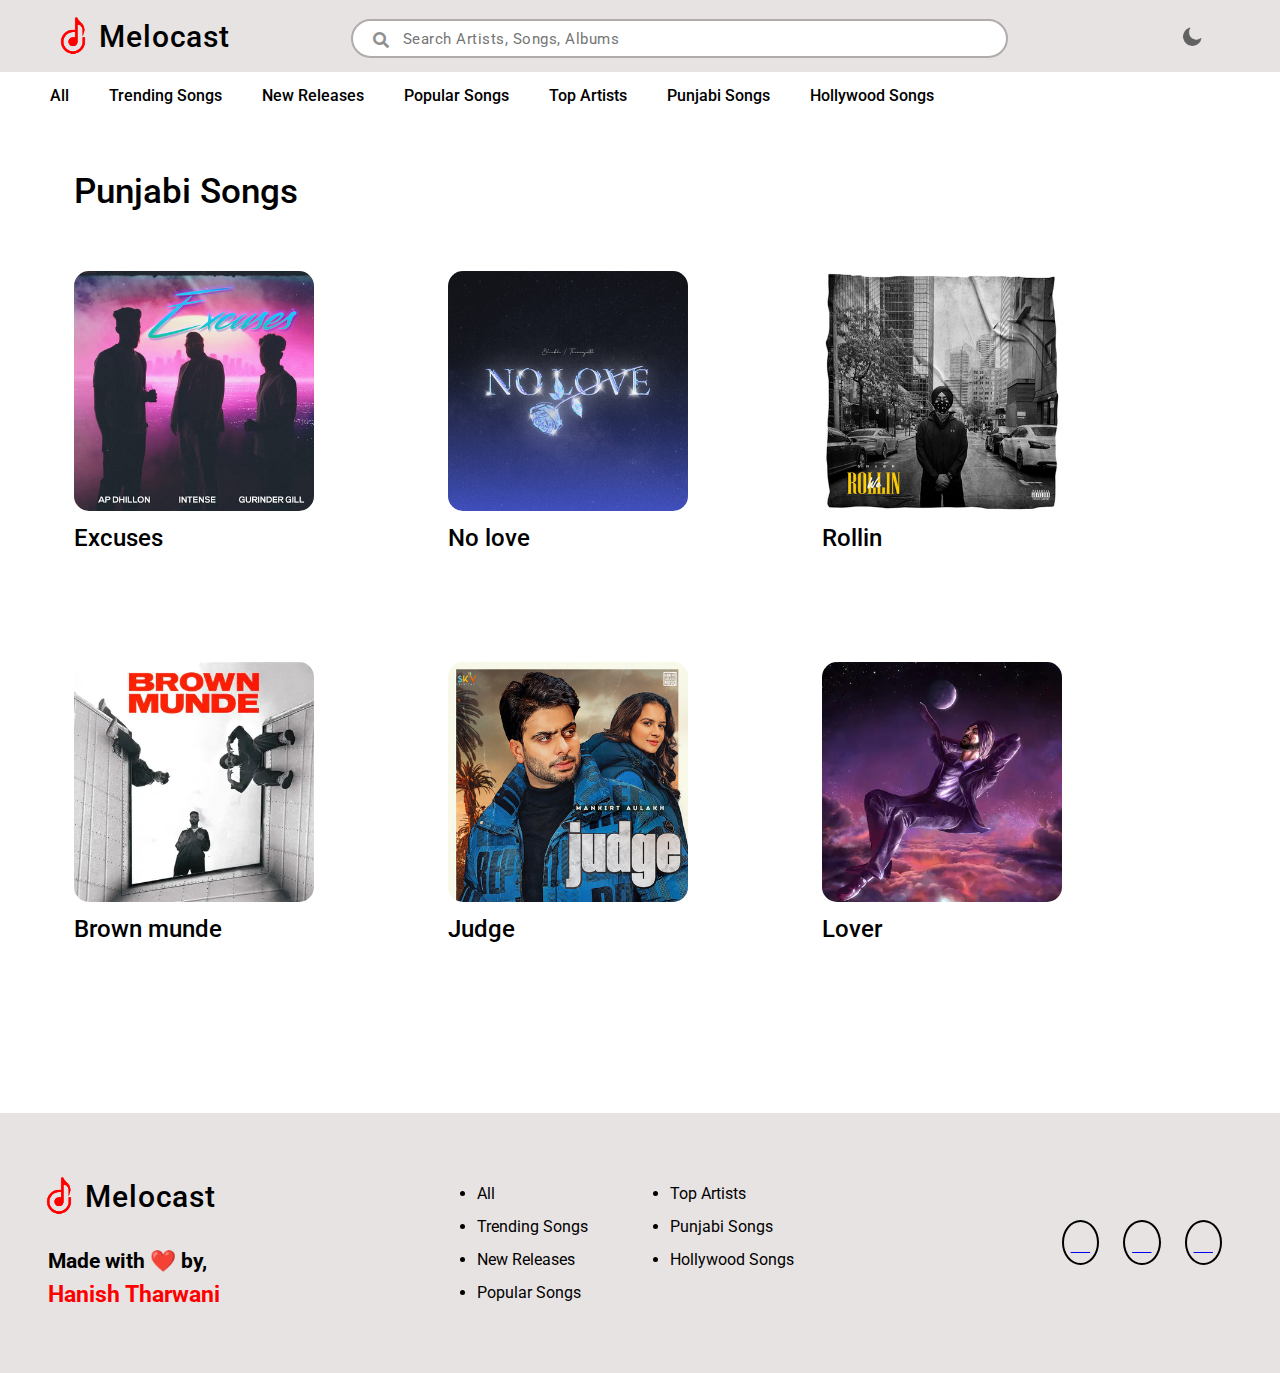
<file: punjabi.html>
<!DOCTYPE html>
<html lang="en">

<head>
    <meta charset="UTF-8">
    <meta http-equiv="X-UA-Compatible" content="IE=edge">
    <meta name="viewport" content="width=device-width, initial-scale=1.0">
    <title>Melocast</title>
    <link rel="stylesheet" href="favicon.ico">
    <link rel="stylesheet" href="style.css">
    <link rel="stylesheet" href="https://cdnjs.cloudflare.com/ajax/libs/font-awesome/5.15.4/css/all.min.css"
        integrity="sha512-1ycn6IcaQQ40/MKBW2W4Rhis/DbILU74C1vSrLJxCq57o941Ym01SwNsOMqvEBFlcgUa6xLiPY/NS5R+E6ztJQ=="
        crossorigin="anonymous" referrerpolicy="no-referrer" />
    <link rel="stylesheet" href="https://cdnjs.cloudflare.com/ajax/libs/font-awesome/6.3.0/css/all.min.css"
        integrity="sha512-SzlrxWUlpfuzQ+pcUCosxcglQRNAq/DZjVsC0lE40xsADsfeQoEypE+enwcOiGjk/bSuGGKHEyjSoQ1zVisanQ=="
        crossorigin="anonymous" referrerpolicy="no-referrer" />
    <link rel="stylesheet" href="https://cdn.jsdelivr.net/npm/swiper@8/swiper-bundle.min.css" />

</head>

<style>
    @import url('https://fonts.googleapis.com/css2?family=Poppins:wght@500&family=Roboto:wght@400;500&display=swap');

    * {
        margin: 0;
        padding: 0;
        box-sizing: border-box;
    }

    :root {
        --primary-color: #000000;
        --secondary-color: #e8e3e3;
        --tertiary-color: #fff;
        --fourth-color: #000000;
        --fifth-color: rgb(51, 50, 50);
        --sixth-color: #b1abab;
    }

    .white-theme {
        --primary-color: #fff;
        --secondary-color: #222121;
        --tertiary-color: #000000;
        --fourth-color: #f7f5f5;
        --fifth-color: rgb(230, 227, 227);
        --sixth-color: #333030;
    }

    body {
        width: 100%;
        background: var(--tertiary-color);
        padding-top: 71px;
    }

    .header {
        background: var(--secondary-color);
        height: 72px;
        width: 100%;
        position: fixed;
        z-index: 9999;
        top: 0;
        left: 0;
    }

    nav {
        padding: 19px 47px;
        display: flex;
        justify-content: space-between;
    }

    .logo {
        display: flex;
    }

    .logo-name {
        font-size: 30px;
        color: var(--primary-color);
        letter-spacing: 0.9px;
        font-family: 'Roboto', sans-serif;
        font-weight: 500;
    }

    .pic {
        height: 110px;
        margin: -29px;
    }

    .search {
        display: flex;
    }

    #search_song {
        width: 657px;
        padding: 0px 50px;
        background: var(--tertiary-color);
        border: 2px solid var(--sixth-color);
        outline: none;
        border-radius: 26px;
        color: var(--fifth-color);
        height: 39px;
        font-size: 15px;
        font-family: 'Roboto', sans-serif;
        letter-spacing: 0.5px;
    }

    #icon {
        color: #909090;
        margin-right: -38px;
        margin-top: 13px;
        z-index: 999;
    }

    .dark_light {
        padding: 6px 30px;
    }

    #mode {
        width: 23px;
        cursor: pointer;
    }

    .footer {
        height: 260px;
        width: 100%;
        background: var(--secondary-color);
        margin-top: 170px;
        padding: 0px 48px;
        display: flex;
        justify-content: space-between;
        align-items: center;
    }


    .logo1 {
        display: flex;
        margin-left: -15px;
    }

    .made {
        font-size: 21px;
        font-family: 'Roboto', sans-serif;
        color: var(--primary-color);
        margin-top: 18px;
    }

    .made1 {
        font-size: 23px;
        font-family: 'Roboto', sans-serif;
        color: red;
        margin-top: 8px;
    }

    .container1 {
        display: flex;
    }

    .container1 .foot-bar {
        color: var(--primary-color);
        font-family: 'Roboto', sans-serif;
        font-size: 16px;
        cursor: pointer;
        margin: 27px;
    }

    .container1 .foot-bar li {
        margin: 14px;
    }

    .link {
        width: 0;
    }

    #icons {
        font-size: 25px;
        color: var(--primary-color);
        padding: 7px;
        border-radius: 50%;
        background: transparent;
        border: 2px solid var(--primary-color);
        transition: transform 0.3s ease-in-out;
        margin: 10px;
    }

    .trending {
        padding: 0px 105px;
        margin-top: 60px;
    }


    .trend {
        font-size: 35px;
        color: var(--fourth-color);
        font-weight: 500;
        line-height: 32px;
        font-family: 'Roboto', sans-serif;
    }

    .tren_song {
        display: grid;
        margin-top: 63px;
        grid-gap: 110px 225px;
        grid-template-columns: auto auto auto;
        justify-content: flex-start;
    }

    .song-pic {
        width: 240px;
        height: 240px;
        border-radius: 15px;
        cursor: pointer;
        transition: transform 0.4s ease-in-out;
    }

    .song-pic:hover {
        transform: scale(1.06);
    }

    .name {
        font-size: 24px;
        font-weight: 500;
        font-family: 'Roboto', sans-serif;
        color: var(--fourth-color);
    }

    @media screen and (max-width:1289px) {
        .tren_song {
            display: grid;
            margin-top: 63px;
            grid-gap: 110px 134px;
            grid-template-columns: auto auto auto;
            justify-content: flex-start;
        }

        .trending {
            padding: 0px 74px;
            margin-top: 60px;
        }

    }

    @media screen and (max-width:1082px) {
        .tren_song {
            grid-gap: 110px 85px;
        }

        .trending {
            padding: 0px 47px;
            margin-top: 60px;
        }

        nav {
            padding: 19px 10px;
        }

        #search_song {
            width: 330px;
            font-size: 10px;
            height: 33px;
        }


    }

    @media screen and (max-width:970px) {
        .tren_song {
            grid-gap: 110px 81px;
        }

        .trending {
            padding: 0px 47px;
            margin-top: 60px;
        }

        nav {
            padding: 19px 10px;
        }

        #search_song {
            width: 330px;
            font-size: 10px;
            height: 33px;
        }


        .song-pic {
            width: 205px;
            height: 205px;
            border-radius: 15px;
            cursor: pointer;
            transition: transform 0.4s ease-in-out;
        }

        .footer {
            padding: 0px 18px;
        }

        .made {
            font-size: 13px;
        }

        .made1 {
            font-size: 15px;
        }

        .container1 .foot-bar {
            font-size: 12px;
        }

        .container1 .foot-bar li {
            margin: 4px;
        }

        #icons {
            font-size: 12px;
        }

        #icon {
            font-size: 12px;
            margin-top: 9.5px;
        }


    }

    @media screen and (max-width:839px) {
        .tren_song {
            grid-gap: 110px 70px;
        }

        .trending {
            padding: 0px 47px;
            margin-top: 60px;
        }

        nav {
            padding: 19px 10px;
        }

        #search_song {
            width: 330px;
            font-size: 10px;
            height: 33px;
        }


        .song-pic {
            width: 173px;
            height: 173px;
            border-radius: 15px;
            cursor: pointer;
            transition: transform 0.4s ease-in-out;
        }

        .footer {
            padding: 0px 18px;
        }

        .made {
            font-size: 13px;
        }

        .made1 {
            font-size: 15px;
        }

        .container1 .foot-bar {
            font-size: 12px;
        }

        .container1 .foot-bar li {
            margin: 4px;
        }

        #icons {
            font-size: 12px;
        }

        #icon {
            font-size: 12px;
            margin-top: 9.5px;
        }

        .name {
            font-size: 16px;
        }

        .trend {
            font-size: 27px;
        }
    }

    @media screen and (max-width:720px) {
        .tren_song {
            grid-gap: 110px 70px;
        }

        .trending {
            padding: 0px 47px;
            margin-top: 60px;
        }

        nav {
            padding: 19px 10px;
        }

        #search_song {
            width: 330px;
            font-size: 10px;
            height: 33px;
        }


        .song-pic {
            width: 153px;
            height: 153px;
            border-radius: 15px;
            cursor: pointer;
            transition: transform 0.4s ease-in-out;
        }


        .name {
            font-size: 16px;
        }

        .trend {
            font-size: 27px;
        }

        .footer {
            padding: 0px 18px;
        }

        .made {
            font-size: 13px;
        }

        .made1 {
            font-size: 15px;
        }

        .container1 .foot-bar {
            font-size: 12px;
        }

        .container1 .foot-bar li {
            margin: 4px;
        }

        #icons {
            font-size: 12px;
        }

        #icon {
            font-size: 12px;
            margin-top: 9.5px;
        }

        .header {
            height: 65px;
        }

        .logo-name {
            font-size: 20px;
        }

        .pic {
            height: 74px;
            margin: -18px;
        }

        #small {
            width: 42px;
            height: 42px;
            margin-left: 22px;
        }
    }

    @media screen and (max-width:658px) {
        .tren_song {
            grid-gap: 110px 55px;
        }

        .trending {
            padding: 0px 36px;
            margin-top: 60px;
        }

        nav {
            padding: 19px 10px;
        }

        #search_song {
            width: 270px;
            font-size: 10px;
            height: 33px;
        }


        .song-pic {
            width: 140px;
            height: 140px;
            border-radius: 15px;
            cursor: pointer;
            transition: transform 0.4s ease-in-out;
        }


        .name {
            font-size: 16px;
        }

        .trend {
            font-size: 27px;
        }

        .footer {
            padding: 0px 18px;
        }

        .made {
            font-size: 13px;
        }

        .made1 {
            font-size: 15px;
        }

        .container1 .foot-bar {
            font-size: 12px;
        }

        .container1 .foot-bar li {
            margin: 1px -11px;
        }

        #icons {
            font-size: 12px;
            margin: 4px;
        }

        #icon {
            font-size: 12px;
            margin-top: 9.5px;
        }

        .header {
            height: 65px;
        }

        .logo-name {
            font-size: 20px;
        }

        .pic {
            height: 74px;
            margin: -18px;
        }

        #small {
            width: 42px;
            height: 42px;
            margin-left: 22px;
        }
    }

    @media screen and (max-width:578px) {
        .tren_song {
            grid-gap: 110px 42px;
        }

        .trending {
            padding: 0px 32px;
            margin-top: 60px;
        }

        nav {
            padding: 19px 10px;
        }

        #search_song {
            width: 141px;
            font-size: 9px;
            height: 33px;
        }



        .song-pic {
            width: 120px;
            height: 120px;
            border-radius: 15px;
            cursor: pointer;
            transition: transform 0.4s ease-in-out;
        }


        .name {
            font-size: 16px;
        }

        .trend {
            font-size: 27px;
        }

        .footer {
            padding: 0px 18px;
        }

        .made {
            font-size: 13px;
        }

        .made1 {
            font-size: 15px;
        }

        .container1 .foot-bar {
            font-size: 12px;
        }

        .container1 .foot-bar li {
            margin: 1px -11px;
        }

        #icons {
            font-size: 12px;
            margin: 4px;
        }

        #icon {
            font-size: 12px;
            margin-top: 9.5px;
        }

        .header {
            height: 65px;
        }

        .logo-name {
            font-size: 20px;
        }

        .pic {
            height: 74px;
            margin: -18px;
        }

        #small {
            width: 42px;
            height: 42px;
            margin-left: 22px;
        }
    }

    @media screen and (max-width:490px) {
        .tren_song {
            grid-gap: 110px 81px;
            grid-template-columns: auto auto;
        }

        .trending {
            padding: 0px 32px;
            margin-top: 60px;
        }

        nav {
            padding: 19px 10px;
        }

        #search_song {
            width: 141px;
            font-size: 9px;
            height: 33px;
        }



        .song-pic {
            width: 130px;
            height: 130px;
            border-radius: 15px;
            cursor: pointer;
            transition: transform 0.4s ease-in-out;
        }


        .name {
            font-size: 16px;
        }

        .trend {
            font-size: 23px;
        }

        .footer {
            padding: 0px 18px;
        }

        .made {
            font-size: 13px;
        }

        .made1 {
            font-size: 15px;
        }

        .container1 .foot-bar {
            font-size: 12px;
        }

        .container1 .foot-bar li {
            margin: 1px -11px;
        }

        #icons {
            font-size: 12px;
            margin: 4px;
        }

        #icon {
            font-size: 12px;
            margin-top: 9.5px;
        }

        .header {
            height: 65px;
        }

        .logo-name {
            font-size: 20px;
        }

        .pic {
            height: 74px;
            margin: -18px;
        }

        #small {
            width: 42px;
            height: 42px;
            margin-left: 22px;
        }
    }

    @media screen and (max-width:383px) {
        .tren_song {
            grid-gap: 110px 62px;
            grid-template-columns: auto auto;
        }

        .trending {
            padding: 0px 28px;
            margin-top: 60px;
        }

        nav {
            padding: 19px 10px;
        }

        #search_song {
            width: 141px;
            font-size: 9px;
            height: 33px;
        }



        .song-pic {
            width: 120px;
            height: 120px;
            border-radius: 15px;
            cursor: pointer;
            transition: transform 0.4s ease-in-out;
        }


        .name {
            font-size: 13px;
        }

        .trend {
            font-size: 19px;
        }

        .footer {
            padding: 0px 18px;
        }

        .made {
            font-size: 13px;
        }

        .made1 {
            font-size: 15px;
        }

        .container1 .foot-bar {
            font-size: 12px;
        }

        .container1 .foot-bar li {
            margin: 1px -11px;
        }

        #icons {
            font-size: 12px;
            margin: 4px;
        }

        #icon {
            font-size: 12px;
            margin-top: 9.5px;
        }

        .header {
            height: 65px;
        }

        .logo-name {
            font-size: 20px;
        }

        .pic {
            height: 74px;
            margin: -18px;
        }

        #small {
            width: 42px;
            height: 42px;
            margin-left: 22px;
        }

        #btn_play2 {
            font-size: 17px;
            margin: 6px;
        }

        #btn_play1 {
            font-size: 17px;
        }

        #btn_play3 {
            font-size: 17px;
        }

        .play_btns {
            margin: -35px;
        }

    }

    @media screen and (max-width:323px) {
        .tren_song {
            grid-gap: 110px 22px;
            grid-template-columns: auto auto;
        }

        .trending {
            padding: 0px 12px;
            margin-top: 60px;
        }

        nav {
            padding: 19px 10px;
        }

        #search_song {
            width: 141px;
            font-size: 9px;
            height: 33px;
        }



        .song-pic {
            width: 117px;
            height: 117px;
            border-radius: 15px;
            cursor: pointer;
            transition: transform 0.4s ease-in-out;
        }


        .name {
            font-size: 13px;
        }

        .trend {
            font-size: 19px;
        }

        .footer {
            padding: 0px 18px;
        }

        .made {
            font-size: 13px;
        }

        .made1 {
            font-size: 15px;
        }

        .container1 .foot-bar {
            font-size: 12px;
        }

        .container1 .foot-bar li {
            margin: 1px -11px;
        }

        #icons {
            font-size: 12px;
            margin: 4px;
        }

        #icon {
            font-size: 12px;
            margin-top: 9.5px;
        }

        .header {
            height: 65px;
        }

        .logo-name {
            font-size: 20px;
        }

        .pic {
            height: 74px;
            margin: -18px;
        }

        #small {
            width: 42px;
            height: 42px;
            margin-left: 22px;
        }

        .play_btns {
            margin: -34px;
        }
    }
</style>

<body>
    <div class="header">
        <nav>
            <div class="logo">
                <img src="images/logo.png" class="pic">
                <span class="logo-name">Melocast</span>
            </div>
            <div class="search">
                <i id="icon" class="fa fa-search"></i><input type="text" id="search_song"
                    placeholder="Search Artists, Songs, Albums">
            </div>
            <div class="dark_light">
                <img src="images/moon.png" id="mode">
            </div>
        </nav>
    </div>

    <div class="container">
        <ul class="sbar">
            <li onclick="window.location.href = 'index.html';">All</li>
            <li onclick="window.location.href = 'trending.html';">Trending Songs</li>
            <li onclick="window.location.href = 'new.html';">New Releases</li>
            <li onclick="window.location.href = 'popular.html';">Popular Songs</li>
            <li onclick="window.location.href = 'top.html';">Top Artists</li>
            <li onclick="window.location.href = 'punjabi.html';">Punjabi Songs</li>
            <li onclick="window.location.href = 'hollywood.html';">Hollywood Songs</li>
        </ul>
    </div>

    <div class="trending">
        <h1 class="trend">Punjabi Songs</h1>
        <div class="tren_song">
            <div class="box">
                <img src="images/p1.jpg" id="song-pic19" class="song-pic">
                <p class="name">Excuses</p>
            </div>
            <div class="box">
                <img src="images/p2.jpg" id="song-pic20" class="song-pic">
                <p class="name">No love</p>
            </div>
            <div class="box">
                <img src="images/p3.jpg" id="song-pic21" class="song-pic">
                <p class="name">Rollin</p>
            </div>
            <div class="box">
                <img src="images/p4.webp" id="song-pic22" class="song-pic">
                <p class="name">Brown munde</p>
            </div>
            <div class="box">
                <img src="images/p5.jpg" id="song-pic23" class="song-pic">
                <p class="name">Judge</p>
            </div>
            <div class="box">
                <img src="images/p6.webp" id="song-pic24" class="song-pic">
                <p class="name">Lover</p>
            </div>
        </div>
    </div>


    <div class="footer">
        <div class="foot">
            <div class="logo1">
                <img src="images/logo.png" class="pic">
                <span class="logo-name">Melocast</span>
            </div>
            <h1 class="made">Made with ❤️ by,</h1>
            <h1 class="made1">Hanish Tharwani</h1>
        </div>
        <div class="container1">
            <ul class="foot-bar">
                <li onclick="window.location.href = 'index.html';">All</li>
                <li onclick="window.location.href = 'trending.html';">Trending Songs</li>
                <li onclick="window.location.href = 'new.html';">New Releases</li>
                <li onclick="window.location.href = 'popular.html';">Popular Songs</li>
            </ul>
            <ul class="foot-bar">
                <li onclick="window.location.href = 'top.html';">Top Artists</li>
                <li onclick="window.location.href = 'punjabi.html';">Punjabi Songs</li>
                <li onclick="window.location.href = 'hollywood.html';">Hollywood Songs</li>
            </ul>
        </div>
        <div class="social">
            <a href="https://github.com/hanishtharwani123" class="link"><i class="fa-brands fa-github"
                    id="icons"></i></a>
            <a href="https://twitter.com/TharwaniHanish" class="link"><i class="fa-brands fa-twitter"
                    id="icons"></i></a>
            <a href="https://www.linkedin.com/in/hanish-tharwani/" class="link"><i class="fa-brands fa-linkedin-in"
                    id="icons"></i></i></a>
        </div>
    </div>
    <script src="script3.js"></script>
    <script>
        let icon = document.getElementById("mode");
        icon.addEventListener('click', () => {
            let white = document.body.classList.toggle('white-theme');
            if (document.body.classList.contains('white-theme')) {
                icon.src = 'images/sun.png';
            } else {
                icon.src = 'images/moon.png';
            }
        })
    </script>
</body>
</file>
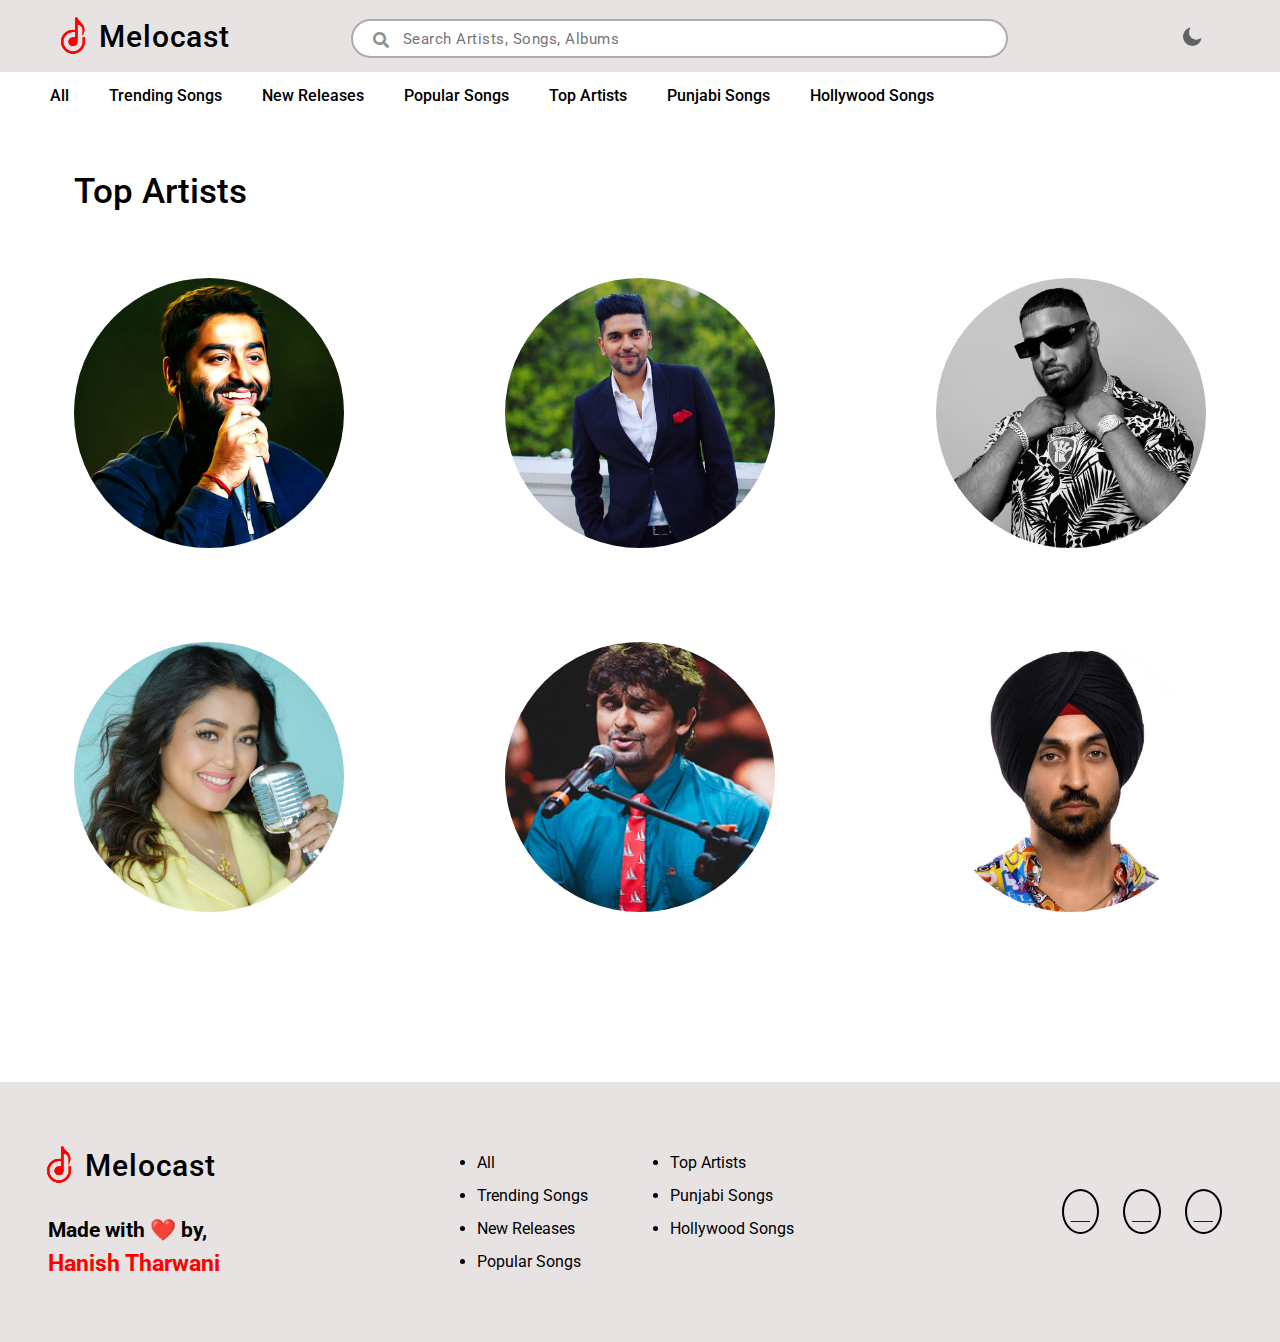
<file: top.html>
<!DOCTYPE html>
<html lang="en">

<head>
    <meta charset="UTF-8">
    <meta http-equiv="X-UA-Compatible" content="IE=edge">
    <meta name="viewport" content="width=device-width, initial-scale=1.0">
    <title>Melocast</title>
    <link rel="stylesheet" href="favicon.ico">
    <link rel="stylesheet" href="style.css">
    <link rel="stylesheet" href="https://cdnjs.cloudflare.com/ajax/libs/font-awesome/5.15.4/css/all.min.css"
        integrity="sha512-1ycn6IcaQQ40/MKBW2W4Rhis/DbILU74C1vSrLJxCq57o941Ym01SwNsOMqvEBFlcgUa6xLiPY/NS5R+E6ztJQ=="
        crossorigin="anonymous" referrerpolicy="no-referrer" />
    <link rel="stylesheet" href="https://cdnjs.cloudflare.com/ajax/libs/font-awesome/6.3.0/css/all.min.css"
        integrity="sha512-SzlrxWUlpfuzQ+pcUCosxcglQRNAq/DZjVsC0lE40xsADsfeQoEypE+enwcOiGjk/bSuGGKHEyjSoQ1zVisanQ=="
        crossorigin="anonymous" referrerpolicy="no-referrer" />
    <link rel="stylesheet" href="https://cdn.jsdelivr.net/npm/swiper@8/swiper-bundle.min.css" />

</head>

<style>
    @import url('https://fonts.googleapis.com/css2?family=Poppins:wght@500&family=Roboto:wght@400;500&display=swap');

    * {
        margin: 0;
        padding: 0;
        box-sizing: border-box;
    }

    :root {
        --primary-color: #000000;
        --secondary-color: #e8e3e3;
        --tertiary-color: #fff;
        --fourth-color: #000000;
        --fifth-color: rgb(51, 50, 50);
        --sixth-color: #b1abab;
    }

    .white-theme {
        --primary-color: #fff;
        --secondary-color: #222121;
        --tertiary-color: #000000;
        --fourth-color: #f7f5f5;
        --fifth-color: rgb(230, 227, 227);
        --sixth-color: #333030;
    }

    body {
        width: 100%;
        background: var(--tertiary-color);
        padding-top: 71px;
    }

    .header {
        background: var(--secondary-color);
        height: 72px;
        width: 100%;
        position: fixed;
        z-index: 9999;
        top: 0;
        left: 0;
    }

    nav {
        padding: 19px 47px;
        display: flex;
        justify-content: space-between;
    }

    .logo {
        display: flex;
    }

    .logo-name {
        font-size: 30px;
        color: var(--primary-color);
        letter-spacing: 0.9px;
        font-family: 'Roboto', sans-serif;
        font-weight: 500;
    }

    .pic {
        height: 110px;
        margin: -29px;
    }

    .search {
        display: flex;
    }

    #search_song {
        width: 657px;
        padding: 0px 50px;
        background: var(--tertiary-color);
        border: 2px solid var(--sixth-color);
        outline: none;
        border-radius: 26px;
        color: var(--fifth-color);
        height: 39px;
        font-size: 15px;
        font-family: 'Roboto', sans-serif;
        letter-spacing: 0.5px;
    }

    #icon {
        color: #909090;
        margin-right: -38px;
        margin-top: 13px;
        z-index: 999;
    }

    .dark_light {
        padding: 6px 30px;
    }

    #mode {
        width: 23px;
        cursor: pointer;
    }

    .footer {
        height: 260px;
        width: 100%;
        background: var(--secondary-color);
        margin-top: 170px;
        padding: 0px 48px;
        display: flex;
        justify-content: space-between;
        align-items: center;
    }


    .logo1 {
        display: flex;
        margin-left: -15px;
    }

    .made {
        font-size: 21px;
        font-family: 'Roboto', sans-serif;
        color: var(--primary-color);
        margin-top: 18px;
    }

    .made1 {
        font-size: 23px;
        font-family: 'Roboto', sans-serif;
        color: red;
        margin-top: 8px;
    }

    .container1 {
        display: flex;
    }

    .container1 .foot-bar {
        color: var(--primary-color);
        font-family: 'Roboto', sans-serif;
        font-size: 16px;
        cursor: pointer;
        margin: 27px;
    }

    .container1 .foot-bar li {
        margin: 14px;
    }

    .link {
        width: 0;
    }

    #icons {
        font-size: 25px;
        color: var(--primary-color);
        padding: 7px;
        border-radius: 50%;
        background: transparent;
        border: 2px solid var(--primary-color);
        transition: transform 0.3s ease-in-out;
        margin: 10px;
    }

    .trending {
        padding: 0px 105px;
        margin-top: 60px;
    }


    .trend {
        font-size: 35px;
        color: var(--fourth-color);
        font-weight: 500;
        line-height: 32px;
        font-family: 'Roboto', sans-serif;
    }

    .box {
        display: flex;

    }

    .box1 {
        display: grid;
        margin-top: 70px;
        grid-template-columns: auto auto auto;
        grid-gap: 94px;
    }

    #artist {
        width: 270px;
        height: 270px;
        border-radius: 50%;
    }

    @media screen and (max-width:1289px) {
        .tren_song {
            display: grid;
            margin-top: 63px;
            grid-gap: 110px 134px;
            grid-template-columns: auto auto auto;
            justify-content: flex-start;
        }

        .trending {
            padding: 0px 74px;
            margin-top: 60px;
        }

    }

    @media screen and (max-width:1082px) {
        .tren_song {
            grid-gap: 110px 85px;
        }

        .trending {
            padding: 0px 47px;
            margin-top: 60px;
        }

        nav {
            padding: 19px 10px;
        }

        #search_song {
            width: 330px;
            font-size: 10px;
            height: 33px;
        }

        .box1 {
            display: grid;
            margin-top: 70px;
            grid-template-columns: auto auto auto;
            grid-gap: 82px;
        }

        #artist {
            width: 220px;
            height: 220px;
            border-radius: 50%;
        }


    }

    @media screen and (max-width:970px) {
        .tren_song {
            grid-gap: 110px 81px;
        }

        .trending {
            padding: 0px 47px;
            margin-top: 60px;
        }

        nav {
            padding: 19px 10px;
        }

        #search_song {
            width: 330px;
            font-size: 10px;
            height: 33px;
        }


        .song-pic {
            width: 205px;
            height: 205px;
            border-radius: 15px;
            cursor: pointer;
            transition: transform 0.4s ease-in-out;
        }

        .footer {
            padding: 0px 18px;
        }

        .made {
            font-size: 13px;
        }

        .made1 {
            font-size: 15px;
        }

        .container1 .foot-bar {
            font-size: 12px;
        }

        .container1 .foot-bar li {
            margin: 4px;
        }

        #icons {
            font-size: 12px;
        }

        #icon {
            font-size: 12px;
            margin-top: 9.5px;
        }

        .box1 {
            display: grid;
            margin-top: 70px;
            grid-template-columns: auto auto auto;
            grid-gap: 78px;
        }

        #artist {
            width: 210px;
            height: 210px;
            border-radius: 50%;
        }

    }

    @media screen and (max-width:839px) {
        .tren_song {
            grid-gap: 110px 70px;
        }

        .trending {
            padding: 0px 47px;
            margin-top: 60px;
        }

        nav {
            padding: 19px 10px;
        }

        #search_song {
            width: 330px;
            font-size: 10px;
            height: 33px;
        }


        .song-pic {
            width: 173px;
            height: 173px;
            border-radius: 15px;
            cursor: pointer;
            transition: transform 0.4s ease-in-out;
        }

        .footer {
            padding: 0px 18px;
        }

        .made {
            font-size: 13px;
        }

        .made1 {
            font-size: 15px;
        }

        .container1 .foot-bar {
            font-size: 12px;
        }

        .container1 .foot-bar li {
            margin: 4px;
        }

        #icons {
            font-size: 12px;
        }

        #icon {
            font-size: 12px;
            margin-top: 9.5px;
        }

        .name {
            font-size: 16px;
        }

        .trend {
            font-size: 27px;
        }

        .box1 {
            display: grid;
            margin-top: 70px;
            grid-template-columns: auto auto auto;
            grid-gap: 77px;
        }

        #artist {
            width: 170px;
            height: 170px;
            border-radius: 50%;
        }
    }

    @media screen and (max-width:720px) {
        .tren_song {
            grid-gap: 110px 70px;
        }

        .trending {
            padding: 0px 47px;
            margin-top: 60px;
        }

        nav {
            padding: 19px 10px;
        }

        #search_song {
            width: 330px;
            font-size: 10px;
            height: 33px;
        }


        .song-pic {
            width: 153px;
            height: 153px;
            border-radius: 15px;
            cursor: pointer;
            transition: transform 0.4s ease-in-out;
        }


        .name {
            font-size: 16px;
        }

        .trend {
            font-size: 27px;
        }

        .footer {
            padding: 0px 18px;
        }

        .made {
            font-size: 13px;
        }

        .made1 {
            font-size: 15px;
        }

        .container1 .foot-bar {
            font-size: 12px;
        }

        .container1 .foot-bar li {
            margin: 4px;
        }

        #icons {
            font-size: 12px;
        }

        #icon {
            font-size: 12px;
            margin-top: 9.5px;
        }

        .header {
            height: 65px;
        }

        .logo-name {
            font-size: 20px;
        }

        .pic {
            height: 74px;
            margin: -18px;
        }

        #small {
            width: 42px;
            height: 42px;
            margin-left: 22px;
        }

        .box1 {
            display: grid;
            margin-top: 70px;
            grid-template-columns: auto auto auto;
            grid-gap: 74px;
        }

        #artist {
            width: 156px;
            height: 156px;
            border-radius: 50%;
        }
    }

    @media screen and (max-width:658px) {
        .tren_song {
            grid-gap: 110px 55px;
        }

        .trending {
            padding: 0px 36px;
            margin-top: 60px;
        }

        nav {
            padding: 19px 10px;
        }

        #search_song {
            width: 270px;
            font-size: 10px;
            height: 33px;
        }


        .song-pic {
            width: 140px;
            height: 140px;
            border-radius: 15px;
            cursor: pointer;
            transition: transform 0.4s ease-in-out;
        }


        .name {
            font-size: 16px;
        }

        .trend {
            font-size: 27px;
        }

        .footer {
            padding: 0px 18px;
        }

        .made {
            font-size: 13px;
        }

        .made1 {
            font-size: 15px;
        }

        .container1 .foot-bar {
            font-size: 12px;
        }

        .container1 .foot-bar li {
            margin: 1px -11px;
        }

        #icons {
            font-size: 12px;
            margin: 4px;
        }

        #icon {
            font-size: 12px;
            margin-top: 9.5px;
        }

        .header {
            height: 65px;
        }

        .logo-name {
            font-size: 20px;
        }

        .pic {
            height: 74px;
            margin: -18px;
        }

        #small {
            width: 42px;
            height: 42px;
            margin-left: 22px;
        }

        .box1 {
            display: grid;
            margin-top: 70px;
            grid-template-columns: auto auto auto;
            grid-gap: 62px;
        }

        #artist {
            width: 134px;
            height: 134px;
            border-radius: 50%;
        }
    }

    @media screen and (max-width:578px) {
        .tren_song {
            grid-gap: 110px 42px;
        }

        .trending {
            padding: 0px 32px;
            margin-top: 60px;
        }

        nav {
            padding: 19px 10px;
        }

        #search_song {
            width: 141px;
            font-size: 9px;
            height: 33px;
        }



        .song-pic {
            width: 120px;
            height: 120px;
            border-radius: 15px;
            cursor: pointer;
            transition: transform 0.4s ease-in-out;
        }


        .name {
            font-size: 16px;
        }

        .trend {
            font-size: 27px;
        }

        .footer {
            padding: 0px 18px;
        }

        .made {
            font-size: 13px;
        }

        .made1 {
            font-size: 15px;
        }

        .container1 .foot-bar {
            font-size: 12px;
        }

        .container1 .foot-bar li {
            margin: 1px -11px;
        }

        #icons {
            font-size: 12px;
            margin: 4px;
        }

        #icon {
            font-size: 12px;
            margin-top: 9.5px;
        }

        .header {
            height: 65px;
        }

        .logo-name {
            font-size: 20px;
        }

        .pic {
            height: 74px;
            margin: -18px;
        }

        #small {
            width: 42px;
            height: 42px;
            margin-left: 22px;
        }

        .box1 {
            display: grid;
            margin-top: 70px;
            grid-template-columns: auto auto;
            grid-gap: 62px;
        }

        #artist {
            width: 134px;
            height: 134px;
            border-radius: 50%;
        }
    }

    @media screen and (max-width:490px) {
        .tren_song {
            grid-gap: 110px 81px;
            grid-template-columns: auto auto;
        }

        .trending {
            padding: 0px 32px;
            margin-top: 60px;
        }

        nav {
            padding: 19px 10px;
        }

        #search_song {
            width: 141px;
            font-size: 9px;
            height: 33px;
        }



        .song-pic {
            width: 130px;
            height: 130px;
            border-radius: 15px;
            cursor: pointer;
            transition: transform 0.4s ease-in-out;
        }


        .name {
            font-size: 16px;
        }

        .trend {
            font-size: 23px;
        }

        .footer {
            padding: 0px 18px;
        }

        .made {
            font-size: 13px;
        }

        .made1 {
            font-size: 15px;
        }

        .container1 .foot-bar {
            font-size: 12px;
        }

        .container1 .foot-bar li {
            margin: 1px -11px;
        }

        #icons {
            font-size: 12px;
            margin: 4px;
        }

        #icon {
            font-size: 12px;
            margin-top: 9.5px;
        }

        .header {
            height: 65px;
        }

        .logo-name {
            font-size: 20px;
        }

        .pic {
            height: 74px;
            margin: -18px;
        }

        #small {
            width: 42px;
            height: 42px;
            margin-left: 22px;
        }
    }

    @media screen and (max-width:383px) {
        .tren_song {
            grid-gap: 110px 62px;
            grid-template-columns: auto auto;
        }

        .trending {
            padding: 0px 28px;
            margin-top: 60px;
        }

        nav {
            padding: 19px 10px;
        }

        #search_song {
            width: 141px;
            font-size: 9px;
            height: 33px;
        }



        .song-pic {
            width: 120px;
            height: 120px;
            border-radius: 15px;
            cursor: pointer;
            transition: transform 0.4s ease-in-out;
        }


        .name {
            font-size: 13px;
        }

        .trend {
            font-size: 19px;
        }

        .footer {
            padding: 0px 18px;
        }

        .made {
            font-size: 13px;
        }

        .made1 {
            font-size: 15px;
        }

        .container1 .foot-bar {
            font-size: 12px;
        }

        .container1 .foot-bar li {
            margin: 1px -11px;
        }

        #icons {
            font-size: 12px;
            margin: 4px;
        }

        #icon {
            font-size: 12px;
            margin-top: 9.5px;
        }

        .header {
            height: 65px;
        }

        .logo-name {
            font-size: 20px;
        }

        .pic {
            height: 74px;
            margin: -18px;
        }

        #small {
            width: 42px;
            height: 42px;
            margin-left: 22px;
        }

        #btn_play2 {
            font-size: 17px;
            margin: 6px;
        }

        #btn_play1 {
            font-size: 17px;
        }

        #btn_play3 {
            font-size: 17px;
        }

        .play_btns {
            margin: -35px;
        }

        .box1 {
            display: grid;
            margin-top: 70px;
            grid-template-columns: auto auto;
            grid-gap: 45px;
        }

        #artist {
            width: 124px;
            height: 124px;
            border-radius: 50%;
        }

    }

    @media screen and (max-width:323px) {
        .tren_song {
            grid-gap: 110px 22px;
            grid-template-columns: auto auto;
        }

        .trending {
            padding: 0px 12px;
            margin-top: 60px;
        }

        nav {
            padding: 19px 10px;
        }

        #search_song {
            width: 141px;
            font-size: 9px;
            height: 33px;
        }



        .song-pic {
            width: 117px;
            height: 117px;
            border-radius: 15px;
            cursor: pointer;
            transition: transform 0.4s ease-in-out;
        }


        .name {
            font-size: 13px;
        }

        .trend {
            font-size: 19px;
        }

        .footer {
            padding: 0px 18px;
        }

        .made {
            font-size: 13px;
        }

        .made1 {
            font-size: 15px;
        }

        .container1 .foot-bar {
            font-size: 12px;
        }

        .container1 .foot-bar li {
            margin: 1px -11px;
        }

        #icons {
            font-size: 12px;
            margin: 4px;
        }

        #icon {
            font-size: 12px;
            margin-top: 9.5px;
        }

        .header {
            height: 65px;
        }

        .logo-name {
            font-size: 20px;
        }

        .pic {
            height: 74px;
            margin: -18px;
        }

        #small {
            width: 42px;
            height: 42px;
            margin-left: 22px;
        }

        .play_btns {
            margin: -34px;
        }

        .box1 {
            display: grid;
            margin-top: 70px;
            grid-template-columns: auto auto;
            grid-gap: 38px;
        }

        #artist {
            width: 110px;
            height: 110px;
            border-radius: 50%;
        }

    }
</style>

<body>
    <div class="header">
        <nav>
            <div class="logo">
                <img src="images/logo.png" class="pic">
                <span class="logo-name">Melocast</span>
            </div>
            <div class="search">
                <i id="icon" class="fa fa-search"></i><input type="text" id="search_song"
                    placeholder="Search Artists, Songs, Albums">
            </div>
            <div class="dark_light">
                <img src="images/moon.png" id="mode">
            </div>
        </nav>
    </div>

    <div class="container">
        <ul class="sbar">
            <li onclick="window.location.href = 'index.html';">All</li>
            <li onclick="window.location.href = 'trending.html';">Trending Songs</li>
            <li onclick="window.location.href = 'new.html';">New Releases</li>
            <li onclick="window.location.href = 'popular.html';">Popular Songs</li>
            <li onclick="window.location.href = 'top.html';">Top Artists</li>
            <li onclick="window.location.href = 'punjabi.html';">Punjabi Songs</li>
            <li onclick="window.location.href = 'hollywood.html';">Hollywood Songs</li>
        </ul>
    </div>

    <div class="trending">
        <h1 class="trend">Top Artists</h1>
        <div class="box1">
            <img src="images/a8.webp" id="artist">
            <img src="images/a7.jpg" id="artist">
            <img src="images/a3.jpg" id="artist">
            <img src="images/a9.jpg" id="artist">
            <img src="images/a10.png" id="artist">
            <img src="images/a6.jpg" id="artist">
        </div>
    </div>

    <div class="footer">
        <div class="foot">
            <div class="logo1">
                <img src="images/logo.png" class="pic">
                <span class="logo-name">Melocast</span>
            </div>
            <h1 class="made">Made with ❤️ by,</h1>
            <h1 class="made1">Hanish Tharwani</h1>
        </div>
        <div class="container1">
            <ul class="foot-bar">
                <li onclick="window.location.href = 'index.html';">All</li>
                <li onclick="window.location.href = 'trending.html';">Trending Songs</li>
                <li onclick="window.location.href = 'new.html';">New Releases</li>
                <li onclick="window.location.href = 'popular.html';">Popular Songs</li>
            </ul>
            <ul class="foot-bar">
                <li onclick="window.location.href = 'top.html';">Top Artists</li>
                <li onclick="window.location.href = 'punjabi.html';">Punjabi Songs</li>
                <li onclick="window.location.href = 'hollywood.html';">Hollywood Songs</li>
            </ul>
        </div>
        <div class="social">
            <a href="https://github.com/hanishtharwani123" class="link"><i class="fa-brands fa-github"
                    id="icons"></i></a>
            <a href="https://twitter.com/TharwaniHanish" class="link"><i class="fa-brands fa-twitter"
                    id="icons"></i></a>
            <a href="https://www.linkedin.com/in/hanish-tharwani/" class="link"><i class="fa-brands fa-linkedin-in"
                    id="icons"></i></i></a>
        </div>
    </div>
    <script>
        let icon = document.getElementById("mode");
        icon.addEventListener('click', () => {
            let white = document.body.classList.toggle('white-theme');
            if (document.body.classList.contains('white-theme')) {
                icon.src = 'images/sun.png';
            } else {
                icon.src = 'images/moon.png';
            }
        })
    </script>
</body>
</file>
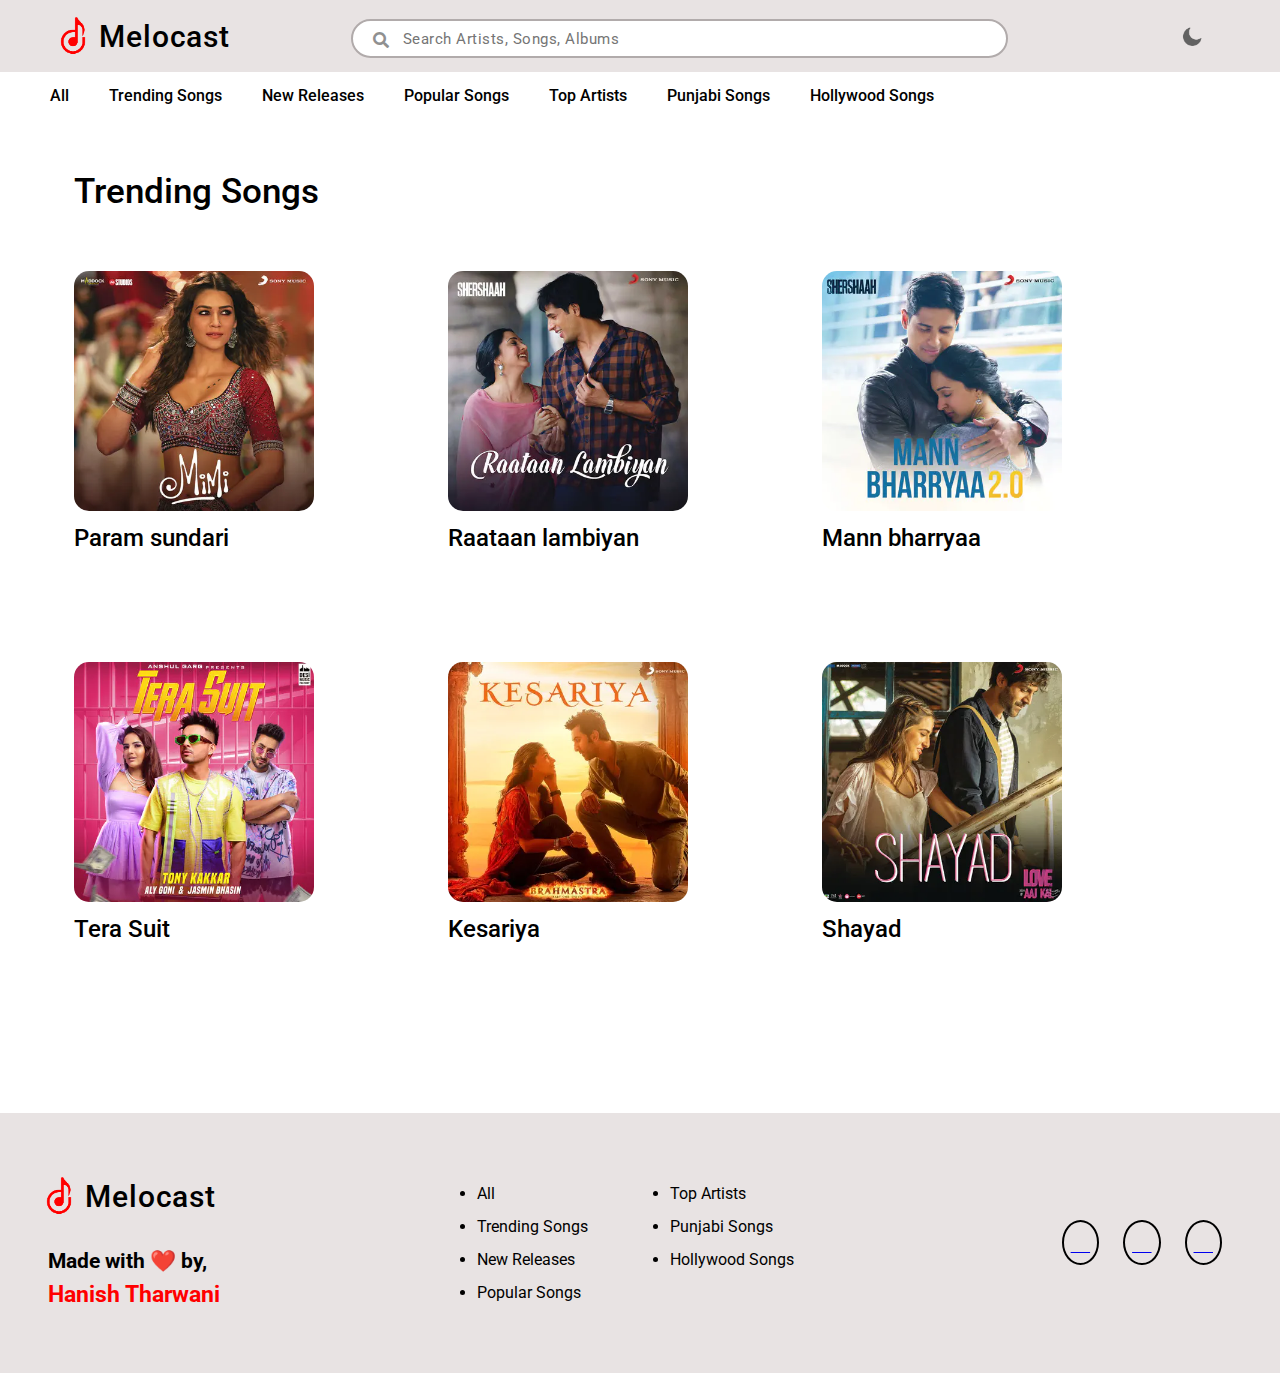
<file: trending.html>
<!DOCTYPE html>
<html lang="en">

<head>
    <meta charset="UTF-8">
    <meta http-equiv="X-UA-Compatible" content="IE=edge">
    <meta name="viewport" content="width=device-width, initial-scale=1.0">
    <title>Melocast</title>
    <link rel="stylesheet" href="favicon.ico">
    <link rel="stylesheet" href="style.css">
    <link rel="stylesheet" href="https://cdnjs.cloudflare.com/ajax/libs/font-awesome/5.15.4/css/all.min.css"
        integrity="sha512-1ycn6IcaQQ40/MKBW2W4Rhis/DbILU74C1vSrLJxCq57o941Ym01SwNsOMqvEBFlcgUa6xLiPY/NS5R+E6ztJQ=="
        crossorigin="anonymous" referrerpolicy="no-referrer" />
    <link rel="stylesheet" href="https://cdnjs.cloudflare.com/ajax/libs/font-awesome/6.3.0/css/all.min.css"
        integrity="sha512-SzlrxWUlpfuzQ+pcUCosxcglQRNAq/DZjVsC0lE40xsADsfeQoEypE+enwcOiGjk/bSuGGKHEyjSoQ1zVisanQ=="
        crossorigin="anonymous" referrerpolicy="no-referrer" />
    <link rel="stylesheet" href="https://cdn.jsdelivr.net/npm/swiper@8/swiper-bundle.min.css" />

</head>

<style>
    @import url('https://fonts.googleapis.com/css2?family=Poppins:wght@500&family=Roboto:wght@400;500&display=swap');

    * {
        margin: 0;
        padding: 0;
        box-sizing: border-box;
    }

    :root {
        --primary-color: #000000;
        --secondary-color: #e8e3e3;
        --tertiary-color: #fff;
        --fourth-color: #000000;
        --fifth-color: rgb(51, 50, 50);
        --sixth-color: #b1abab;
    }

    .white-theme {
        --primary-color: #fff;
        --secondary-color: #222121;
        --tertiary-color: #000000;
        --fourth-color: #f7f5f5;
        --fifth-color: rgb(230, 227, 227);
        --sixth-color: #333030;
    }

    body {
        width: 100%;
        background: var(--tertiary-color);
        padding-top: 71px;
    }

    .header {
        background: var(--secondary-color);
        height: 72px;
        width: 100%;
        position: fixed;
        z-index: 9999;
        top: 0;
        left: 0;
    }

    nav {
        padding: 19px 47px;
        display: flex;
        justify-content: space-between;
    }

    .logo {
        display: flex;
    }

    .logo-name {
        font-size: 30px;
        color: var(--primary-color);
        letter-spacing: 0.9px;
        font-family: 'Roboto', sans-serif;
        font-weight: 500;
    }

    .pic {
        height: 110px;
        margin: -29px;
    }

    .search {
        display: flex;
    }

    #search_song {
        width: 657px;
        padding: 0px 50px;
        background: var(--tertiary-color);
        border: 2px solid var(--sixth-color);
        outline: none;
        border-radius: 26px;
        color: var(--fifth-color);
        height: 39px;
        font-size: 15px;
        font-family: 'Roboto', sans-serif;
        letter-spacing: 0.5px;
    }

    #icon {
        color: #909090;
        margin-right: -38px;
        margin-top: 13px;
        z-index: 999;
    }

    .dark_light {
        padding: 6px 30px;
    }

    #mode {
        width: 23px;
        cursor: pointer;
    }

    .footer {
        height: 260px;
        width: 100%;
        background: var(--secondary-color);
        margin-top: 170px;
        padding: 0px 48px;
        display: flex;
        justify-content: space-between;
        align-items: center;
    }


    .logo1 {
        display: flex;
        margin-left: -15px;
    }

    .made {
        font-size: 21px;
        font-family: 'Roboto', sans-serif;
        color: var(--primary-color);
        margin-top: 18px;
    }

    .made1 {
        font-size: 23px;
        font-family: 'Roboto', sans-serif;
        color: red;
        margin-top: 8px;
    }

    .container1 {
        display: flex;
    }

    .container1 .foot-bar {
        color: var(--primary-color);
        font-family: 'Roboto', sans-serif;
        font-size: 16px;
        cursor: pointer;
        margin: 27px;
    }

    .container1 .foot-bar li {
        margin: 14px;
    }

    .link {
        width: 0;
    }

    #icons {
        font-size: 25px;
        color: var(--primary-color);
        padding: 7px;
        border-radius: 50%;
        background: transparent;
        border: 2px solid var(--primary-color);
        transition: transform 0.3s ease-in-out;
        margin: 10px;
    }

    .trending {
        padding: 0px 105px;
        margin-top: 60px;
    }


    .trend {
        font-size: 35px;
        color: var(--fourth-color);
        font-weight: 500;
        line-height: 32px;
        font-family: 'Roboto', sans-serif;
    }

    .tren_song {
        display: grid;
        margin-top: 63px;
        grid-gap: 110px 225px;
        grid-template-columns: auto auto auto;
        justify-content: flex-start;
    }

    .song-pic {
        width: 240px;
        height: 240px;
        border-radius: 15px;
        cursor: pointer;
        transition: transform 0.4s ease-in-out;
    }

    .song-pic:hover {
        transform: scale(1.06);
    }

    .name {
        font-size: 24px;
        font-weight: 500;
        font-family: 'Roboto', sans-serif;
        color: var(--fourth-color);
    }

    @media screen and (max-width:1289px) {
        .tren_song {
            display: grid;
            margin-top: 63px;
            grid-gap: 110px 134px;
            grid-template-columns: auto auto auto;
            justify-content: flex-start;
        }

        .trending {
            padding: 0px 74px;
            margin-top: 60px;
        }

    }

    @media screen and (max-width:1082px) {
        .tren_song {
            grid-gap: 110px 85px;
        }

        .trending {
            padding: 0px 47px;
            margin-top: 60px;
        }

        nav {
            padding: 19px 10px;
        }

        #search_song {
            width: 330px;
            font-size: 10px;
            height: 33px;
        }


    }

    @media screen and (max-width:970px) {
        .tren_song {
            grid-gap: 110px 81px;
        }

        .trending {
            padding: 0px 47px;
            margin-top: 60px;
        }

        nav {
            padding: 19px 10px;
        }

        #search_song {
            width: 330px;
            font-size: 10px;
            height: 33px;
        }


        .song-pic {
            width: 205px;
            height: 205px;
            border-radius: 15px;
            cursor: pointer;
            transition: transform 0.4s ease-in-out;
        }

        .footer {
            padding: 0px 18px;
        }

        .made {
            font-size: 13px;
        }

        .made1 {
            font-size: 15px;
        }

        .container1 .foot-bar {
            font-size: 12px;
        }

        .container1 .foot-bar li {
            margin: 4px;
        }

        #icons {
            font-size: 12px;
        }

        #icon {
            font-size: 12px;
            margin-top: 9.5px;
        }


    }

    @media screen and (max-width:839px) {
        .tren_song {
            grid-gap: 110px 70px;
        }

        .trending {
            padding: 0px 47px;
            margin-top: 60px;
        }

        nav {
            padding: 19px 10px;
        }

        #search_song {
            width: 330px;
            font-size: 10px;
            height: 33px;
        }


        .song-pic {
            width: 173px;
            height: 173px;
            border-radius: 15px;
            cursor: pointer;
            transition: transform 0.4s ease-in-out;
        }

        .footer {
            padding: 0px 18px;
        }

        .made {
            font-size: 13px;
        }

        .made1 {
            font-size: 15px;
        }

        .container1 .foot-bar {
            font-size: 12px;
        }

        .container1 .foot-bar li {
            margin: 4px;
        }

        #icons {
            font-size: 12px;
        }

        #icon {
            font-size: 12px;
            margin-top: 9.5px;
        }

        .name {
            font-size: 16px;
        }

        .trend {
            font-size: 27px;
        }
    }

    @media screen and (max-width:720px) {
        .tren_song {
            grid-gap: 110px 70px;
        }

        .trending {
            padding: 0px 47px;
            margin-top: 60px;
        }

        nav {
            padding: 19px 10px;
        }

        #search_song {
            width: 330px;
            font-size: 10px;
            height: 33px;
        }


        .song-pic {
            width: 153px;
            height: 153px;
            border-radius: 15px;
            cursor: pointer;
            transition: transform 0.4s ease-in-out;
        }


        .name {
            font-size: 16px;
        }

        .trend {
            font-size: 27px;
        }

        .footer {
            padding: 0px 18px;
        }

        .made {
            font-size: 13px;
        }

        .made1 {
            font-size: 15px;
        }

        .container1 .foot-bar {
            font-size: 12px;
        }

        .container1 .foot-bar li {
            margin: 4px;
        }

        #icons {
            font-size: 12px;
        }

        #icon {
            font-size: 12px;
            margin-top: 9.5px;
        }

        .header {
            height: 65px;
        }

        .logo-name {
            font-size: 20px;
        }

        .pic {
            height: 74px;
            margin: -18px;
        }

        #small {
            width: 42px;
            height: 42px;
            margin-left: 22px;
        }
    }

    @media screen and (max-width:658px) {
        .tren_song {
            grid-gap: 110px 55px;
        }

        .trending {
            padding: 0px 36px;
            margin-top: 60px;
        }

        nav {
            padding: 19px 10px;
        }

        #search_song {
            width: 270px;
            font-size: 10px;
            height: 33px;
        }


        .song-pic {
            width: 140px;
            height: 140px;
            border-radius: 15px;
            cursor: pointer;
            transition: transform 0.4s ease-in-out;
        }


        .name {
            font-size: 16px;
        }

        .trend {
            font-size: 27px;
        }

        .footer {
            padding: 0px 18px;
        }

        .made {
            font-size: 13px;
        }

        .made1 {
            font-size: 15px;
        }

        .container1 .foot-bar {
            font-size: 12px;
        }

        .container1 .foot-bar li {
            margin: 1px -11px;
        }

        #icons {
            font-size: 12px;
            margin: 4px;
        }

        #icon {
            font-size: 12px;
            margin-top: 9.5px;
        }

        .header {
            height: 65px;
        }

        .logo-name {
            font-size: 20px;
        }

        .pic {
            height: 74px;
            margin: -18px;
        }

        #small {
            width: 42px;
            height: 42px;
            margin-left: 22px;
        }
    }

    @media screen and (max-width:578px) {
        .tren_song {
            grid-gap: 110px 42px;
        }

        .trending {
            padding: 0px 32px;
            margin-top: 60px;
        }

        nav {
            padding: 19px 10px;
        }

        #search_song {
            width: 141px;
            font-size: 9px;
            height: 33px;
        }



        .song-pic {
            width: 120px;
            height: 120px;
            border-radius: 15px;
            cursor: pointer;
            transition: transform 0.4s ease-in-out;
        }


        .name {
            font-size: 16px;
        }

        .trend {
            font-size: 27px;
        }

        .footer {
            padding: 0px 18px;
        }

        .made {
            font-size: 13px;
        }

        .made1 {
            font-size: 15px;
        }

        .container1 .foot-bar {
            font-size: 12px;
        }

        .container1 .foot-bar li {
            margin: 1px -11px;
        }

        #icons {
            font-size: 12px;
            margin: 4px;
        }

        #icon {
            font-size: 12px;
            margin-top: 9.5px;
        }

        .header {
            height: 65px;
        }

        .logo-name {
            font-size: 20px;
        }

        .pic {
            height: 74px;
            margin: -18px;
        }

        #small {
            width: 42px;
            height: 42px;
            margin-left: 22px;
        }
    }

    @media screen and (max-width:490px) {
        .tren_song {
            grid-gap: 110px 81px;
            grid-template-columns: auto auto;
        }

        .trending {
            padding: 0px 32px;
            margin-top: 60px;
        }

        nav {
            padding: 19px 10px;
        }

        #search_song {
            width: 141px;
            font-size: 9px;
            height: 33px;
        }



        .song-pic {
            width: 130px;
            height: 130px;
            border-radius: 15px;
            cursor: pointer;
            transition: transform 0.4s ease-in-out;
        }


        .name {
            font-size: 16px;
        }

        .trend {
            font-size: 23px;
        }

        .footer {
            padding: 0px 18px;
        }

        .made {
            font-size: 13px;
        }

        .made1 {
            font-size: 15px;
        }

        .container1 .foot-bar {
            font-size: 12px;
        }

        .container1 .foot-bar li {
            margin: 1px -11px;
        }

        #icons {
            font-size: 12px;
            margin: 4px;
        }

        #icon {
            font-size: 12px;
            margin-top: 9.5px;
        }

        .header {
            height: 65px;
        }

        .logo-name {
            font-size: 20px;
        }

        .pic {
            height: 74px;
            margin: -18px;
        }

        #small {
            width: 42px;
            height: 42px;
            margin-left: 22px;
        }
    }

    @media screen and (max-width:383px) {
        .tren_song {
            grid-gap: 110px 62px;
            grid-template-columns: auto auto;
        }

        .trending {
            padding: 0px 28px;
            margin-top: 60px;
        }

        nav {
            padding: 19px 10px;
        }

        #search_song {
            width: 141px;
            font-size: 9px;
            height: 33px;
        }



        .song-pic {
            width: 120px;
            height: 120px;
            border-radius: 15px;
            cursor: pointer;
            transition: transform 0.4s ease-in-out;
        }


        .name {
            font-size: 13px;
        }

        .trend {
            font-size: 19px;
        }

        .footer {
            padding: 0px 18px;
        }

        .made {
            font-size: 13px;
        }

        .made1 {
            font-size: 15px;
        }

        .container1 .foot-bar {
            font-size: 12px;
        }

        .container1 .foot-bar li {
            margin: 1px -11px;
        }

        #icons {
            font-size: 12px;
            margin: 4px;
        }

        #icon {
            font-size: 12px;
            margin-top: 9.5px;
        }

        .header {
            height: 65px;
        }

        .logo-name {
            font-size: 20px;
        }

        .pic {
            height: 74px;
            margin: -18px;
        }

        #small {
            width: 42px;
            height: 42px;
            margin-left: 22px;
        }

        #btn_play2 {
            font-size: 17px;
            margin: 6px;
        }

        #btn_play1 {
            font-size: 17px;
        }

        #btn_play3 {
            font-size: 17px;
        }

        .play_btns {
            margin: -35px;
        }

    }

    @media screen and (max-width:323px) {
        .tren_song {
            grid-gap: 110px 22px;
            grid-template-columns: auto auto;
        }

        .trending {
            padding: 0px 12px;
            margin-top: 60px;
        }

        nav {
            padding: 19px 10px;
        }

        #search_song {
            width: 141px;
            font-size: 9px;
            height: 33px;
        }



        .song-pic {
            width: 117px;
            height: 117px;
            border-radius: 15px;
            cursor: pointer;
            transition: transform 0.4s ease-in-out;
        }


        .name {
            font-size: 13px;
        }

        .trend {
            font-size: 19px;
        }

        .footer {
            padding: 0px 18px;
        }

        .made {
            font-size: 13px;
        }

        .made1 {
            font-size: 15px;
        }

        .container1 .foot-bar {
            font-size: 12px;
        }

        .container1 .foot-bar li {
            margin: 1px -11px;
        }

        #icons {
            font-size: 12px;
            margin: 4px;
        }

        #icon {
            font-size: 12px;
            margin-top: 9.5px;
        }

        .header {
            height: 65px;
        }

        .logo-name {
            font-size: 20px;
        }

        .pic {
            height: 74px;
            margin: -18px;
        }

        #small {
            width: 42px;
            height: 42px;
            margin-left: 22px;
        }

        .play_btns {
            margin: -34px;
        }
    }
</style>

<body>
    <div class="header">
        <nav>
            <div class="logo">
                <img src="images/logo.png" class="pic">
                <span class="logo-name">Melocast</span>
            </div>
            <div class="search">
                <i id="icon" class="fa fa-search"></i><input type="text" id="search_song"
                    placeholder="Search Artists, Songs, Albums">
            </div>
            <div class="dark_light">
                <img src="images/moon.png" id="mode">
            </div>
        </nav>
    </div>

    <div class="container">
        <ul class="sbar">
            <li onclick="window.location.href = 'index.html';">All</li>
            <li onclick="window.location.href = 'trending.html';">Trending Songs</li>
            <li onclick="window.location.href = 'new.html';">New Releases</li>
            <li onclick="window.location.href = 'popular.html';">Popular Songs</li>
            <li onclick="window.location.href = 'top.html';">Top Artists</li>
            <li onclick="window.location.href = 'punjabi.html';">Punjabi Songs</li>
            <li onclick="window.location.href = 'hollywood.html';">Hollywood Songs</li>
        </ul>
    </div>

    <div class="trending">
        <h1 class="trend">Trending Songs</h1>
        <div class="tren_song">
            <div class="box">
                <img src="images/1.webp" id="song-pic1" class="song-pic">
                <p class="name">Param sundari</p>
            </div>
            <div class="box">
                <img src="images/2.webp" id="song-pic2" class="song-pic">
                <p class="name">Raataan lambiyan</p>
            </div>
            <div class="box">
                <img src="images/3.webp" id="song-pic3" class="song-pic">
                <p class="name">Mann bharryaa</p>
            </div>
            <div class="box">
                <img src="images/5.webp" id="song-pic4" class="song-pic">
                <p class="name">Tera Suit </p>
            </div>
            <div class="box">
                <img src="images/6.webp" id="song-pic5" class="song-pic">
                <p class="name">Kesariya</p>
            </div>
            <div class="box">
                <img src="images/7.webp" id="song-pic6" class="song-pic">
                <p class="name">Shayad</p>
            </div>
        </div>
    </div>


    <div class="footer">
        <div class="foot">
            <div class="logo1">
                <img src="images/logo.png" class="pic">
                <span class="logo-name">Melocast</span>
            </div>
            <h1 class="made">Made with ❤️ by,</h1>
            <h1 class="made1">Hanish Tharwani</h1>
        </div>
        <div class="container1">
            <ul class="foot-bar">
                <li onclick="window.location.href = 'index.html';">All</li>
                <li onclick="window.location.href = 'trending.html';">Trending Songs</li>
                <li onclick="window.location.href = 'new.html';">New Releases</li>
                <li onclick="window.location.href = 'popular.html';">Popular Songs</li>
            </ul>
            <ul class="foot-bar">
                <li onclick="window.location.href = 'top.html';">Top Artists</li>
                <li onclick="window.location.href = 'punjabi.html';">Punjabi Songs</li>
                <li onclick="window.location.href = 'hollywood.html';">Hollywood Songs</li>
            </ul>
        </div>
        <div class="social">
            <a href="https://github.com/hanishtharwani123" class="link"><i class="fa-brands fa-github"
                    id="icons"></i></a>
            <a href="https://twitter.com/TharwaniHanish" class="link"><i class="fa-brands fa-twitter"
                    id="icons"></i></a>
            <a href="https://www.linkedin.com/in/hanish-tharwani/" class="link"><i class="fa-brands fa-linkedin-in"
                    id="icons"></i></i></a>
        </div>
    </div>
    <script src="script.js"></script>
    <script>
        let icon = document.getElementById("mode");
        icon.addEventListener('click', () => {
            let white = document.body.classList.toggle('white-theme');
            if (document.body.classList.contains('white-theme')) {
                icon.src = 'images/sun.png';
            } else {
                icon.src = 'images/moon.png';
            }
        })
    </script>
</body>
</file>
<file: style.css>
@import url('https://fonts.googleapis.com/css2?family=Poppins:wght@500&family=Roboto:wght@400;500&display=swap');

* {
    margin: 0;
    padding: 0;
    box-sizing: border-box;
}

:root {
    --primary-color: #000000;
    --secondary-color: #e8e3e3;
    --tertiary-color: #fff;
    --fourth-color: #000000;
    --fifth-color: rgb(51, 50, 50);
    --sixth-color: #b1abab;
}

.white-theme {
    --primary-color: #fff;
    --secondary-color: #222121;
    --tertiary-color: #000000;
    --fourth-color: #f7f5f5;
    --fifth-color: rgb(230, 227, 227);
    --sixth-color: #333030;
}

body {
    width: 100%;
    background: var(--tertiary-color);
    padding-top: 71px;
}

.header {
    background: var(--secondary-color);
    height: 72px;
    width: 100%;
    position: fixed;
    z-index: 9999;
    top: 0;
    left: 0;
}

nav {
    padding: 19px 47px;
    display: flex;
    justify-content: space-between;
}

.logo {
    display: flex;
}

.logo-name {
    font-size: 30px;
    color: var(--primary-color);
    letter-spacing: 0.9px;
    font-family: 'Roboto', sans-serif;
    font-weight: 500;
}

.pic {
    height: 110px;
    margin: -29px;
}

.search {
    display: flex;
}

#search_song {
    width: 657px;
    padding: 0px 50px;
    background: var(--tertiary-color);
    border: 2px solid var(--sixth-color);
    outline: none;
    border-radius: 26px;
    color: var(--fifth-color);
    height: 39px;
    font-size: 15px;
    font-family: 'Roboto', sans-serif;
    letter-spacing: 0.5px;
}

#icon {
    color: #909090;
    margin-right: -38px;
    margin-top: 13px;
    z-index: 999;
}

.dark_light {
    padding: 6px 30px;
}

#mode {
    width: 23px;
    cursor: pointer;
}

.container {
    height: 30px;
    width: 100%;
    background: transparent;
    margin-top: 15px;
}

.container .sbar {
    display: flex;
    justify-content: flex-start;
    list-style: none;
    padding: 0px 64px;
}

.container .sbar li {
    font-size: 16px;
    color: var(--primary-color);
    font-family: 'Roboto', sans-serif;
    font-weight: 500;
    margin: 0px 42px;
    cursor: pointer;
}

.container .sbar li::after {
    content: '';
    width: 0%;
    height: 2px;
    background: red;
    display: block;
    margin: auto;
    transition: 0.4s;
}

.container .sbar li:hover::after {
    width: 100%;
}

.swiper {
    width: 1274px;
    height: 310px;
    margin-top: 16px;
    border-radius: 20px;
}

.swiper-slide img {
    width: 1274px;
    height: 310px;
}

.swiper .swiper-button-prev,
.swiper .swiper-button-next {
    color: #fff;
}

.trending {
    padding: 0px 93px;
    margin-top: 60px;
}


.trend {
    font-size: 24px;
    color: var(--fourth-color);
    font-weight: 500;
    line-height: 32px;
    font-family: 'Roboto', sans-serif;
}

.tren_song {
    display: flex;
    margin-top: 21px;
    justify-content: space-between;
    flex-wrap: wrap;
}

.song-pic {
    width: 190px;
    height: 190px;
    border-radius: 15px;
    cursor: pointer;
    transition: transform 0.4s ease-in-out;
}

.song-pic:hover {
    transform: scale(1.06);
}

.name {
    font-size: 17px;
    font-weight: 400;
    font-family: 'Roboto', sans-serif;
    color: var(--fourth-color);
    padding-top: 9px;
}

.box1 {
    display: flex;
    margin-top: 21px;
    justify-content: space-between;
}

#artist {
    width: 188px;
    height: 188px;
    border-radius: 50%;
}

.footer {
    height: 260px;
    width: 100%;
    background: var(--secondary-color);
    margin-top: 170px;
    padding: 0px 48px;
    display: flex;
    justify-content: space-between;
    align-items: center;
}


.logo1 {
    display: flex;
    margin-left: -15px;
}

.made {
    font-size: 21px;
    font-family: 'Roboto', sans-serif;
    color: var(--primary-color);
    margin-top: 18px;
}

.made1 {
    font-size: 23px;
    font-family: 'Roboto', sans-serif;
    color: red;
    margin-top: 8px;
}

.container1 {
    display: flex;
}

.container1 .foot-bar {
    color: var(--primary-color);
    font-family: 'Roboto', sans-serif;
    font-size: 16px;
    cursor: pointer;
    margin: 27px;
}

.container1 .foot-bar li {
    margin: 14px;
}

.link {
    width: 0;
}

#icons {
    font-size: 25px;
    color: var(--primary-color);
    padding: 7px;
    border-radius: 50%;
    background: transparent;
    border: 2px solid var(--primary-color);
    transition: transform 0.3s ease-in-out;
    margin: 10px;
}

.play_bar {
    height: 72px;
    background: var(--secondary-color);
    position: fixed;
    bottom: 0;
    left: 0;
    width: 100%;
    display: flex;
    align-items: center;
    justify-content: space-between;
    padding: 0px 75px;
}

.about_song {
    display: flex;
}

#small {
    width: 56px;
    height: 56px;
    border-radius: 5px;
    cursor: pointer;
    margin-left: 32px;
}

.title {
    font-size: 18px;
    color: var(--primary-color);
    font-family: 'Roboto', sans-serif;
    margin: 17px;
}

.play_btns {
    display: flex;
    place-items: center;
}

#btn_play1 {
    color: var(--primary-color);
    font-size: 24px;
    margin: 30px;
    cursor: pointer;
}

#btn_play2 {
    color: var(--primary-color);
    font-size: 24px;
    margin: 30px;
    cursor: pointer;
}

#btn_play3 {
    color: var(--primary-color);
    font-size: 24px;
    margin: 30px;
    cursor: pointer;
}

#curr_start {
    margin: 0px 0px 0px 20px;
    color: var(--primary-color);
    font-family: 'Roboto', sans-serif;
}

.timeline {
    position: relative;
    width: 43%;
    height: 2px;
    background: #424040;
    margin: 0px 15px 0px 10px;
}

#bar2 {
    position: absolute;
    background-color: var(--fourth-color);
    width: 0%;
    height: 100%;
    top: 0;
}

.timeline .dot {
    position: absolute;
    width: 5px;
    height: 5px;
    background: var(--fourth-color);
    border-radius: 50%;
    left: 0%;
    top: -1px;
    transition: 1s linear;
}

.timeline .dot::before {
    content: '';
    position: absolute;
    width: 15px;
    height: 15px;
    background: var(--fourth-color);
    border-radius: 50%;
    left: -6px;
    top: -6px;
    border: 1px solid var(--fourth-color);
    box-shadow: inset 0px 0px 3px var(--fourth-color);
}

.timeline input {
    position: absolute;
    width: 100%;
    top: -6px;
    left: 0;
    cursor: pointer;
    z-index: 999999999;
    transition: 3s linear;
    opacity: 0;
}

.bar {
    position: relative;
    width: 100px;
    height: 2px;
    margin-left: 50px;
    background: #333030;
}

.bar #ico {
    position: relative;
    color: #fff;
    font-size: 25px;
    top: -17px;
    left: -30px;
}

.bar input {
    position: absolute;
    width: 100%;
    top: -10px;
    left: 0;
    cursor: pointer;
    z-index: 999999999;
    transition: 3s linear;
    opacity: 0;
}

#vol_bar {
    position: absolute;
    background-color: var(--fourth-color);
    width: 0%;
    height: 100%;
    top: 0;
}

.bar .dot {
    position: absolute;
    width: 5px;
    height: 5px;
    background: var(--fourth-color);
    border-radius: 50%;
    left: 0%;
    top: -1px;
    transition: 1s linear;
}

.bar .dot::before {
    content: '';
    position: absolute;
    width: 15px;
    height: 15px;
    background: var(--fourth-color);
    border-radius: 50%;
    left: -6px;
    top: -6px;
    border: 1px solid var(--fourth-color);
    box-shadow: inset 0px 0px 3px var(--fourth-color);
}

#icon_can {
    color: var(--primary-color);
    font-size: 25px;
    margin-top: 16px;
    margin-left: -39px;
    cursor: pointer;
}

@media screen and (max-width:1410px) {
    .swiper {
        width: 1000px;
        height: 280px;
        margin-top: 16px;
        border-radius: 20px;
    }

    .swiper-slide img {
        width: 1000px;
        height: 280px;
    }

    .container .sbar li {
        font-size: 16px;
        margin: 0px 20px;
    }

    .container .sbar {
        padding: 0px 30px;
    }

    #artist {
        width: 148px;
        height: 148px;
    }

    .song-pic {
        width: 157px;
        height: 157px;
    }

    .trending {
        padding: 0px 28px;
        margin-top: 60px;
    }

}


@media screen and (max-width:1054px) {
    .swiper {
        width: 800px;
        height: 250px;
        margin-top: 16px;
        border-radius: 20px;
    }

    .swiper-slide img {
        width: 800px;
        height: 250px;
    }

    .container .sbar li {
        font-size: 13px;
        margin: 0px 18px;
    }

    .container .sbar {
        padding: 0px 30px;
    }

    #artist {
        width: 148px;
        height: 148px;
    }

    .song-pic {
        width: 147px;
        height: 147px;
    }

    .trending {
        padding: 0px 28px;
        margin-top: 60px;
    }

    nav {
        padding: 19px 10px;
    }

    #search_song {
        width: 520px;
        font-size: 12px;
    }

    #artist {
        width: 126px;
        height: 126px;
    }

    .footer {
        padding: 0px 18px;
    }

    .made {
        font-size: 16px;
    }

    .made1 {
        font-size: 18px;
    }

    .container1 .foot-bar {
        font-size: 12px;
    }

}

@media screen and (max-width:845px) {
    .swiper {
        width: 585px;
        height: 200px;
        margin-top: 16px;
        border-radius: 20px;
    }

    .swiper-slide img {
        width: 585px;
        height: 200px;
    }

    .container .sbar li {
        font-size: 12px;
        margin: 0px 12px;
    }

    .container .sbar {
        padding: 0px 1px;
    }

    #artist {
        width: 155px;
        height: 155px;
    }

    .song-pic {
        width: 160px;
        height: 160px;
    }

    .trending {
        padding: 0px 91px;
        margin-top: 100px;
    }

    nav {
        padding: 19px 10px;
    }

    #search_song {
        width: 330px;
        font-size: 10px;
        height: 33px;
    }

    .footer {
        padding: 0px 18px;
    }

    .made {
        font-size: 13px;
    }

    .made1 {
        font-size: 15px;
    }

    .container1 .foot-bar {
        font-size: 12px;
    }

    .container1 .foot-bar li {
        margin: 4px;
    }

    #icons {
        font-size: 12px;
    }

    #icon {
        font-size: 12px;
        margin-top: 9.5px;
    }

    .tren_song {
        display: grid;
        grid-template-columns: auto auto auto;
        grid-gap: 25px 50px;
    }

    .box1 {
        display: grid;
        grid-template-columns: auto auto auto;
        grid-gap: 25px 50px;
    }

    .header {
        height: 65px;
    }

    .logo-name {
        font-size: 20px;
    }

    .pic {
        height: 74px;
        margin: -18px;
    }

    #small {
        width: 42px;
        height: 42px;
        margin-left: 22px;
    }

    .title {
        font-size: 12px;
        margin: 13px;
    }

    #btn_play2 {
        font-size: 17px;
        margin: 6px;
    }

    #btn_play1 {
        font-size: 17px;
    }

    #btn_play3 {
        font-size: 17px;
    }

    #curr_start {
        display: none;
    }

    .timeline {
        display: none;
    }

    #icon_can {
        font-size: 18px;
        margin-top: 13px;
        margin-left: -48px;
    }

    #mode {
        width: 18px;
    }

    .trend {
        font-size: 17px;
    }

    .name {
        font-size: 15px;
    }
}

@media screen and (max-width:765px) {
    .swiper {
        width: 585px;
        height: 200px;
        margin-top: 16px;
        border-radius: 20px;
    }

    .swiper-slide img {
        width: 585px;
        height: 200px;
    }

    .container .sbar li {
        font-size: 12px;
        margin: 0px 12px;
    }

    .container .sbar {
        padding: 0px 1px;
    }

    #artist {
        width: 155px;
        height: 155px;
    }

    .song-pic {
        width: 160px;
        height: 160px;
    }

    .trending {
        padding: 0px 50px;
        margin-top: 100px;
    }

    nav {
        padding: 19px 10px;
    }

    #search_song {
        width: 330px;
        font-size: 10px;
        height: 33px;
    }

    .footer {
        padding: 0px 18px;
    }

    .made {
        font-size: 13px;
    }

    .made1 {
        font-size: 15px;
    }

    .container1 .foot-bar {
        font-size: 12px;
    }

    .container1 .foot-bar li {
        margin: 4px;
    }

    #icons {
        font-size: 12px;
    }

    #icon {
        font-size: 12px;
        margin-top: 9.5px;
    }

    .tren_song {
        display: grid;
        grid-template-columns: auto auto auto;
        grid-gap: 25px 50px;
    }

    .box1 {
        display: grid;
        grid-template-columns: auto auto auto;
        grid-gap: 25px 50px;
    }

    .header {
        height: 65px;
    }

    .logo-name {
        font-size: 20px;
    }

    .pic {
        height: 74px;
        margin: -18px;
    }

    #small {
        width: 42px;
        height: 42px;
        margin-left: 22px;
    }

    .title {
        font-size: 12px;
        margin: 13px;
    }

    #btn_play2 {
        font-size: 17px;
        margin: 6px;
    }

    #btn_play1 {
        font-size: 17px;
    }

    #btn_play3 {
        font-size: 17px;
    }

    #curr_start {
        display: none;
    }

    .timeline {
        display: none;
    }

    #icon_can {
        font-size: 18px;
        margin-top: 13px;
        margin-left: -48px;
    }

    #mode {
        width: 18px;
    }

    .trend {
        font-size: 17px;
    }

    .name {
        font-size: 15px;
    }
}

@media screen and (max-width:682px) {
    .swiper {
        width: 525px;
        height: 200px;
        margin-top: 26px;
        border-radius: 20px;
    }

    .swiper-slide img {
        width: 525px;
        height: 200px;
    }

    .container .sbar {
        display: grid;
        grid-template-columns: auto auto auto auto;
        padding: 0px -12px;
        grid-gap: 11px 60px;
    }

    .container .sbar li {
        font-size: 10px;
        margin: 0px 8px;
    }

    #artist {
        width: 155px;
        height: 155px;
    }

    .song-pic {
        width: 166px;
        height: 166px;
    }

    .trending {
        padding: 0px 72px;
        margin-top: 100px;
    }

    nav {
        padding: 19px 10px;
    }

    #search_song {
        width: 270px;
        font-size: 10px;
        height: 33px;
    }

    .footer {
        padding: 0px 18px;
    }

    .made {
        font-size: 13px;
    }

    .made1 {
        font-size: 15px;
    }

    .container1 .foot-bar {
        font-size: 12px;
    }

    .container1 .foot-bar li {
        margin: 1px -11px;
    }

    #icons {
        font-size: 12px;
        margin: 4px;
    }

    #icon {
        font-size: 12px;
        margin-top: 9.5px;
    }

    .tren_song {
        display: grid;
        grid-template-columns: auto auto;
        grid-gap: 25px 50px;
    }

    .box1 {
        display: grid;
        grid-template-columns: auto auto;
        grid-gap: 25px 50px;
    }

    .header {
        height: 65px;
    }

    .logo-name {
        font-size: 20px;
    }

    .pic {
        height: 74px;
        margin: -18px;
    }

    #small {
        width: 42px;
        height: 42px;
        margin-left: 22px;
    }

    .title {
        font-size: 12px;
        margin: 13px;
    }

    #btn_play2 {
        font-size: 17px;
        margin: 6px;
    }

    #btn_play1 {
        font-size: 17px;
    }

    #btn_play3 {
        font-size: 17px;
    }

    #curr_start {
        display: none;
    }

    .timeline {
        display: none;
    }

    #icon_can {
        font-size: 18px;
        margin-top: 13px;
        margin-left: -48px;
    }

    #mode {
        width: 18px;
    }

    .trend {
        font-size: 22px;
    }

    .name {
        font-size: 15px;
    }
}

@media screen and (max-width:539px) {
    .swiper {
        width: 425px;
        height: 150px;
        margin-top: 26px;
        border-radius: 20px;
    }

    .swiper-slide img {
        width: 425px;
        height: 150px;
    }

    .container .sbar {
        display: grid;
        grid-template-columns: auto auto auto auto;
        padding: 0px -12px;
        grid-gap: 8px 34px;
    }

    .container .sbar li {
        font-size: 10px;
        margin: 0px 8px;
    }

    #artist {
        width: 140px;
        height: 140px;
    }

    .song-pic {
        width: 147px;
        height: 147px;
    }

    .trending {
        padding: 0px 52px;
        margin-top: 100px;
    }

    nav {
        padding: 19px 10px;
    }

    #search_song {
        width: 141px;
        font-size: 9px;
        height: 33px;
    }

    .footer {
        padding: 0px 18px;
        height: 200px;
    }

    .made {
        font-size: 13px;
    }

    .made1 {
        font-size: 15px;
    }

    .container1 .foot-bar {
        font-size: 12px;
        display: none;
    }

    .container1 .foot-bar li {
        margin: 1px -11px;
    }

    #icons {
        font-size: 12px;
        margin: 4px;
    }

    #icon {
        font-size: 10px;
        margin-top: 11.5px;
    }

    .tren_song {
        display: grid;
        grid-template-columns: auto auto;
        grid-gap: 25px 50px;
    }

    .box1 {
        display: grid;
        grid-template-columns: auto auto;
        grid-gap: 25px 50px;
    }

    .header {
        height: 65px;
    }

    .logo-name {
        font-size: 20px;
    }

    .pic {
        height: 74px;
        margin: -18px;
    }

    #small {
        width: 42px;
        height: 42px;
        margin-left: 22px;
    }

    .title {
        font-size: 12px;
        margin: 13px;
    }

    #btn_play2 {
        font-size: 17px;
        margin: 6px;
    }

    #btn_play1 {
        font-size: 17px;
    }

    #btn_play3 {
        font-size: 17px;
    }

    #curr_start {
        display: none;
    }

    .timeline {
        display: none;
    }

    #icon_can {
        font-size: 18px;
        margin-top: 13px;
        margin-left: -48px;
    }

    #mode {
        width: 18px;
    }

    .trend {
        font-size: 22px;
    }

    .name {
        font-size: 15px;
    }

}

@media screen and (max-width:447px) {
    .swiper {
        width: 325px;
        height: 130px;
        margin-top: 33px;
        border-radius: 20px;
    }

    .swiper-slide img {
        width: 325px;
        height: 130px;
    }

    .container .sbar {
        display: grid;
        grid-template-columns: auto auto auto auto;
        padding: 0px -12px;
        grid-gap: 11px 7px;
    }

    .container .sbar li {
        font-size: 10px;
        margin: 0px 8px;
    }

    #artist {
        width: 128px;
        height: 128px;
    }

    .song-pic {
        width: 124px;
        height: 124px;
    }

    .trending {
        padding: 0px 47px;
        margin-top: 100px;
    }

    nav {
        padding: 19px 10px;
    }

    #search_song {
        width: 70px;
        font-size: 9px;
        height: 30px;
    }

    #search_song::placeholder {
        display: none;
    }

    .footer {
        padding: 0px 18px;
        height: 200px;
    }

    .made {
        font-size: 13px;
    }

    .made1 {
        font-size: 15px;
    }

    .container1 .foot-bar {
        font-size: 12px;
        display: none;
    }

    .container1 .foot-bar li {
        margin: 1px -11px;
    }

    #icons {
        font-size: 12px;
        margin: 4px;
    }

    #icon {
        font-size: 10px;
        margin-top: 11.5px;
    }

    .tren_song {
        display: grid;
        grid-template-columns: auto auto;
        grid-gap: 25px 50px;
    }

    .box1 {
        display: grid;
        grid-template-columns: auto auto;
        grid-gap: 25px 50px;
    }

    .header {
        height: 65px;
    }

    .logo-name {
        font-size: 20px;
    }

    .pic {
        height: 74px;
        margin: -18px;
    }

    #small {
        width: 42px;
        height: 42px;
        margin-left: 22px;
    }

    .title {
        font-size: 12px;
        margin: 13px;
    }

    #btn_play2 {
        font-size: 17px;
        margin: 6px;
    }

    #btn_play1 {
        font-size: 17px;
    }

    #btn_play3 {
        font-size: 17px;
    }

    #curr_start {
        display: none;
    }

    .timeline {
        display: none;
    }

    #icon_can {
        font-size: 18px;
        margin-top: 13px;
        margin-left: -48px;
    }

    #mode {
        width: 18px;
    }

    .trend {
        font-size: 22px;
    }

    .name {
        font-size: 15px;
    }

}


@media screen and (max-width:392px) {
    .swiper {
        width: 255px;
        height: 130px;
        margin-top: 33px;
        border-radius: 20px;
    }

    .swiper-slide img {
        width: 255px;
        height: 130px;
    }

    .container .sbar {
        display: grid;
        grid-template-columns: auto auto auto auto;
        padding: 0px -12px;
        grid-gap: 12px 12px;
    }

    .container .sbar li {
        font-size: 10px;
        margin: 0px 3px;
    }

    #artist {
        width: 118px;
        height: 118px;
    }

    .song-pic {
        width: 125px;
        height: 125px;
    }

    .trending {
        padding: 0px 26px;
        margin-top: 100px;
    }

    nav {
        padding: 19px 10px;
    }

    #search_song {
        width: 70px;
        font-size: 9px;
        height: 30px;
        display: none;
    }

    #search_song::placeholder {
        display: none;
    }

    .footer {
        padding: 0px 18px;
        height: 200px;
    }

    .made {
        font-size: 13px;
    }

    .made1 {
        font-size: 15px;
    }

    .container1 .foot-bar {
        font-size: 12px;
        display: none;
    }

    .container1 .foot-bar li {
        margin: 1px -11px;
    }

    #icons {
        font-size: 12px;
        margin: 4px;
    }

    #icon {
        font-size: 10px;
        margin-top: 11.5px;
        display: none;
    }

    .tren_song {
        display: grid;
        grid-template-columns: auto auto;
        grid-gap: 25px 50px;
    }

    .box1 {
        display: grid;
        grid-template-columns: auto auto;
        grid-gap: 25px 50px;
    }

    .header {
        height: 65px;
    }

    .logo-name {
        font-size: 20px;
    }

    .pic {
        height: 74px;
        margin: -18px;
    }

    #small {
        width: 42px;
        height: 42px;
        margin-left: 22px;
    }

    .title {
        font-size: 12px;
        margin: 13px;
    }

    #btn_play2 {
        font-size: 17px;
        margin: 6px;
    }

    #btn_play1 {
        font-size: 17px;
    }

    #btn_play3 {
        font-size: 17px;
    }

    #curr_start {
        display: none;
    }

    .timeline {
        display: none;
    }

    #icon_can {
        font-size: 18px;
        margin-top: 13px;
        margin-left: -48px;
    }

    #mode {
        width: 18px;
    }

    .trend {
        font-size: 22px;
    }

    .name {
        font-size: 15px;
    }

}

@media screen and (max-width:392px) {
    .swiper {
        width: 255px;
        height: 130px;
        margin-top: 33px;
        border-radius: 20px;
    }

    .swiper-slide img {
        width: 255px;
        height: 130px;
    }

    .container .sbar {
        display: grid;
        grid-template-columns: auto auto auto;
        padding: 0px 18px;
        grid-gap: 5px 10px;
    }

    .container .sbar li {
        font-size: 10px;
        margin: 0px 3px;
    }

    #artist {
        width: 118px;
        height: 118px;
    }

    .song-pic {
        width: 118px;
        height: 118px;
    }

    .trending {
        padding: 0px 17px;
        margin-top: 80px;
    }

    nav {
        padding: 19px 10px;
    }

    #search_song {
        width: 70px;
        font-size: 9px;
        height: 30px;
        display: none;
    }

    #search_song::placeholder {
        display: none;
    }

    .footer {
        padding: 0px 18px;
        height: 200px;
    }

    .made {
        font-size: 13px;
    }

    .made1 {
        font-size: 15px;
    }

    .container1 .foot-bar {
        font-size: 12px;
        display: none;
    }

    .container1 .foot-bar li {
        margin: 1px -11px;
    }

    #icons {
        font-size: 12px;
        margin: 4px;
    }

    #icon {
        font-size: 10px;
        margin-top: 11.5px;
        display: none;
    }

    .tren_song {
        display: grid;
        grid-template-columns: auto auto;
        grid-gap: 25px 50px;
    }

    .box1 {
        display: grid;
        grid-template-columns: auto auto;
        grid-gap: 25px 50px;
    }

    .header {
        height: 65px;
    }

    .logo-name {
        font-size: 20px;
    }

    .pic {
        height: 74px;
        margin: -18px;
    }

    #small {
        width: 42px;
        height: 42px;
        margin-left: 22px;
    }

    .title {
        font-size: 12px;
        margin: 13px;
    }

    #btn_play2 {
        font-size: 17px;
        margin: 6px;
    }

    #btn_play1 {
        font-size: 17px;
    }

    #btn_play3 {
        font-size: 17px;
    }

    #curr_start {
        display: none;
    }

    .timeline {
        display: none;
    }

    #icon_can {
        font-size: 18px;
        margin-top: 13px;
        margin-left: -48px;
    }

    #mode {
        width: 18px;
    }

    .trend {
        font-size: 22px;
    }

    .name {
        font-size: 12px;
    }

    .bar .dot {
        display: none;
    }

}

@media screen and (max-width:311px) {
    .swiper {
        width: 235px;
        height: 130px;
        margin-top: 33px;
        border-radius: 20px;
    }

    .swiper-slide img {
        width: 235px;
        height: 130px;
    }

    .container .sbar {
        display: grid;
        grid-template-columns: auto auto auto;
        padding: 0px 4px;
        grid-gap: 6px 13px;
    }

    .container .sbar li {
        font-size: 10px;
        margin: 0px 3px;
    }

    #artist {
        width: 105px;
        height: 105px;
    }

    .song-pic {
        width: 105px;
        height: 105px;
    }

    .trending {
        padding: 0px 8px;
        margin-top: 75px;
    }

    nav {
        padding: 19px 10px;
    }

    #search_song {
        width: 70px;
        font-size: 9px;
        height: 30px;
        display: none;
    }

    #search_song::placeholder {
        display: none;
    }

    .footer {
        padding: 0px 15px;
        height: 163px;
    }

    .made {
        font-size: 13px;
    }

    .made1 {
        font-size: 15px;
    }

    .container1 .foot-bar {
        font-size: 12px;
        display: none;
    }

    .container1 .foot-bar li {
        margin: 1px -11px;
    }

    #icons {
        font-size: 11px;
        margin: 1px;
    }

    #icon {
        font-size: 10px;
        margin-top: 11.5px;
        display: none;
    }

    .tren_song {
        display: grid;
        grid-template-columns: auto auto;
        grid-gap: 25px 50px;
    }

    .box1 {
        display: grid;
        grid-template-columns: auto auto;
        grid-gap: 25px 50px;
    }

    .header {
        height: 65px;
    }

    .logo-name {
        font-size: 17px;
    }

    .pic {
        height: 66px;
        margin: -18px;
    }

    #small {
        width: 42px;
        height: 42px;
        margin-left: 22px;
    }

    .title {
        font-size: 12px;
        margin: 13px;
    }

    #btn_play2 {
        font-size: 17px;
        margin: 6px;
    }

    #btn_play1 {
        font-size: 17px;
    }

    #btn_play3 {
        font-size: 17px;
    }

    #curr_start {
        display: none;
    }

    .timeline {
        display: none;
    }

    #icon_can {
        font-size: 18px;
        margin-top: 13px;
        margin-left: -48px;
    }

    #mode {
        width: 18px;
    }

    .trend {
        font-size: 22px;
    }

    .name {
        font-size: 12px;
    }

    .play_btns {
        margin: -12px;
    }
}
</file>
